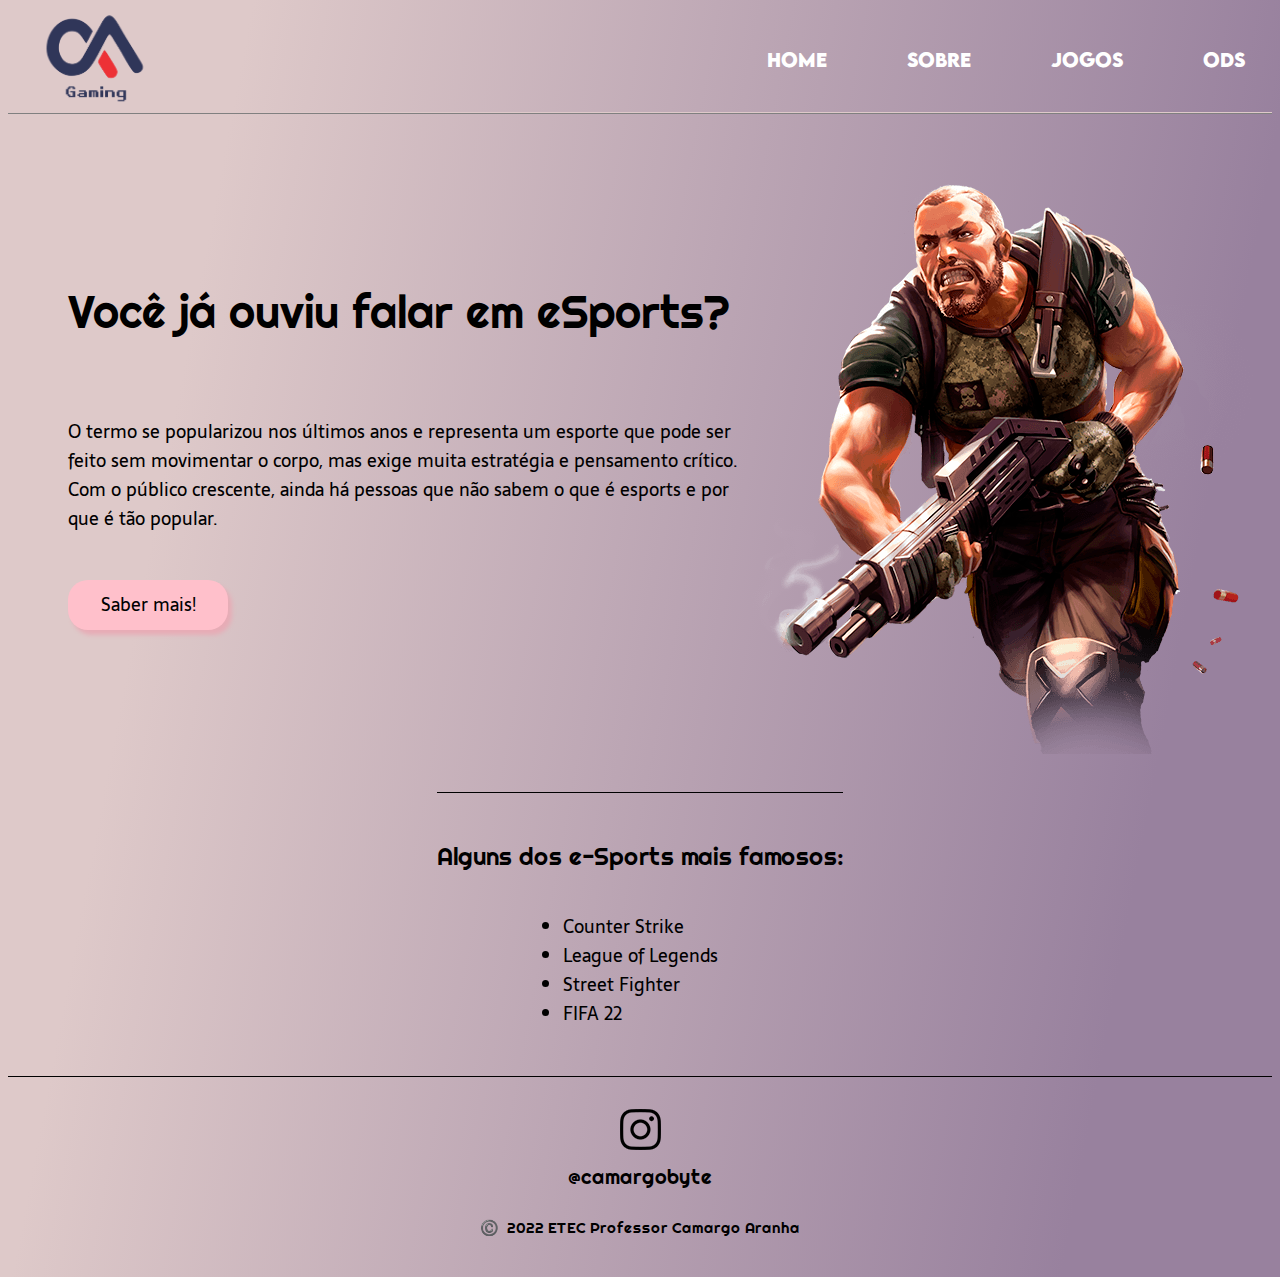
<file: index.html>
<!DOCTYPE html>
<html lang="pt-br">
  <head>
    <meta charset="UTF-8">
    <meta name="viewport" content="width=device-width, initial-scale=1.0">
    <meta name="description" content="Site para matérias de DD e PW I">
    <title>Projeto Siles</title> 
    <link rel="shortcut icon" href="./favicongame.png">
    <link rel="stylesheet" href="./Estilo/style.css">
  </head>
  <body>
    <header id="header">
      <a href="./index.html">
        <img class="logoheader" src="Estilo/Imagens/LogoEtec.png">
      </a>
      <nav id="nav">
        <ul id="menu">
          <li>
            <a href="./index.html">Home</a>
          </li>
          <li>
            <a href="./page02/pagetwo.html">Sobre</a>
          </li>
          <li>
            <a href="./page03/pagethree.html">Jogos</a>
          </li>
          <li>
            <a href="./page04/pagefour.html">ODS</a>
          </li>
        </ul>
      </nav>
    </header>
    <main class="content">
      <section class="content-main">
        <div class="content-main-write">
          <h1 class="content-main-write-title">Você já ouviu falar em eSports?</h1>
          <h2 class="content-main-write-subtitle">O termo se popularizou nos últimos anos e representa um esporte que pode ser feito sem movimentar o corpo, mas exige muita estratégia e pensamento crítico. Com o público crescente, ainda há pessoas que não sabem o que é esports e por que é tão popular.</h2>
          <a href="../page02/pagetwo.html">
            <button class="content-main-write-button">Saber mais!</button>
          </a>
        </div>
        <div class="div2">
          <img
            class="content-image"
            src="./Estilo/Imagens/berserker.png"
            alt="Imagem Tela Principal">
        </div>
      </section>
      <section class="content-side">
        <h3 class="content-side-title">Alguns dos e-Sports mais famosos:</h3>
          <ul>
            <a href="https://www.instagram.com/eslcs/" target="_blank">
              <li class="content-side-item">Counter Strike</li>
            </a>
            <a href="https://www.instagram.com/leagueoflegends/" target="_blank">
              <li class="content-side-item">League of Legends</li>
            </a>
            <a href="https://www.instagram.com/streetfightergame/" target="_blank">
              <li class="content-side-item">Street Fighter</li>
            </a>
            <a href="https://www.instagram.com/easportsfifa/" target="_blank">
              <li class="content-side-item">FIFA 22</li>
            </a>
          </ul>
      </section>
    </main>
    <footer class="footer">
      <a href="https://www.instagram.com/camargobyte/" target="_blank">
        <img
          class="footer-img"     
          src="./Estilo/Imagens/instagram.png"
          alt="Insta">
      </a>
      <p>
        @camargobyte
      </p>
      <br>
      <p 
        class="p1"
        class="copyright">©️&nbsp;&nbsp;2022&nbsp;ETEC Professor Camargo Aranha
      </p>
    </footer>
  </body>
</html>
</file>
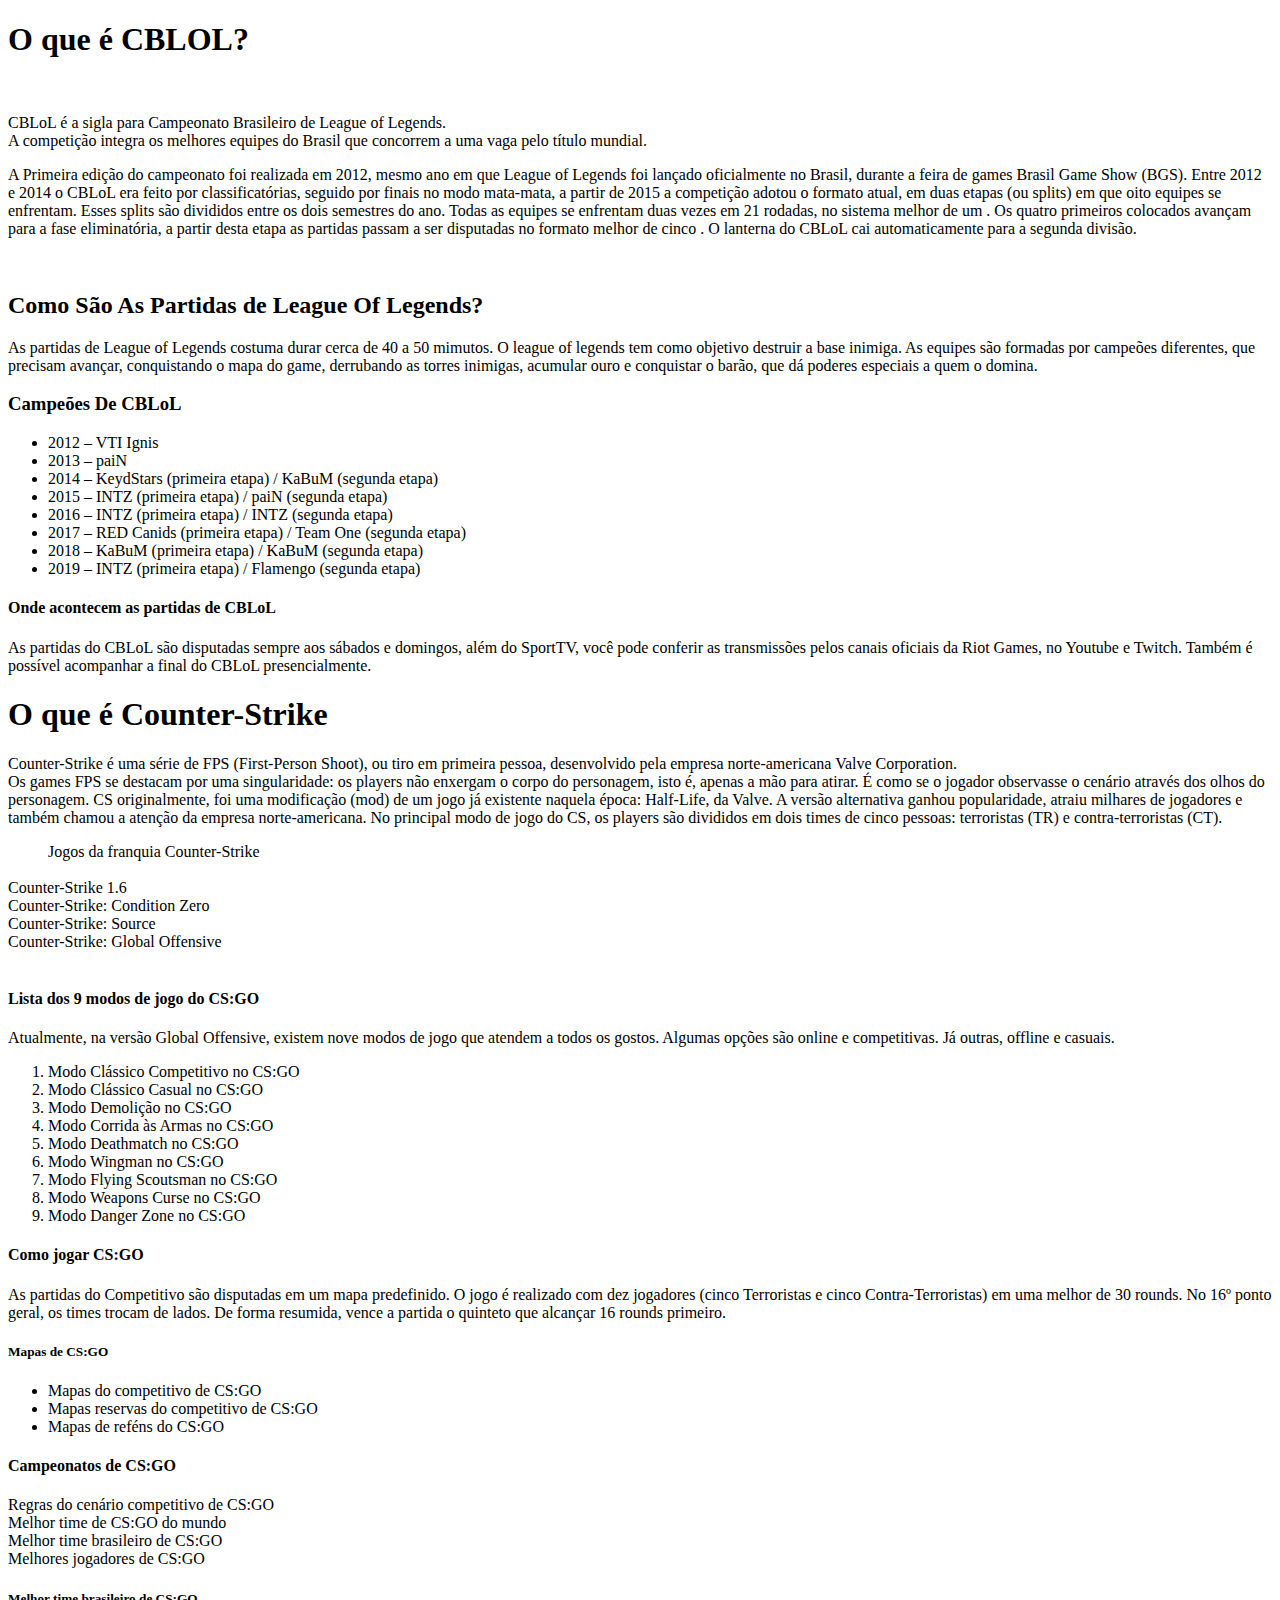
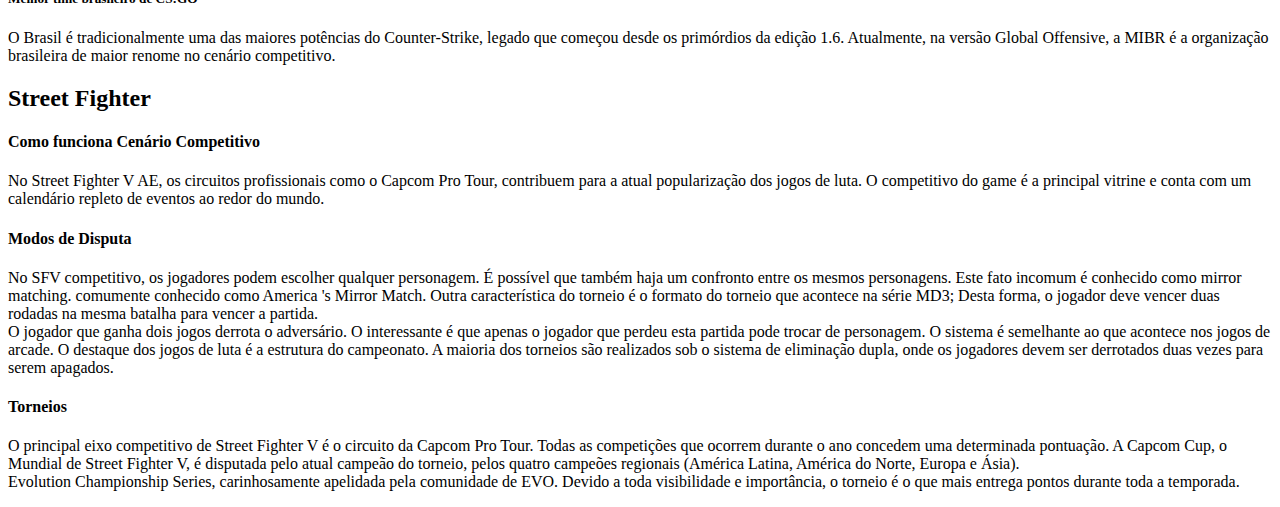
<file: projeto_siles.html>
<!DOCTYPE html>
<html lang="pt-br">
<head>
    <title>CBLoL</title>
</head>

<body> 
    <h1>O que é CBLOL?</h1> <br>
    <p> CBLoL é a sigla para Campeonato Brasileiro de League of Legends.<br> 
        A competição integra os melhores equipes do Brasil que concorrem a uma vaga pelo título mundial. <br></p>

    <p> A Primeira edição do campeonato foi realizada em 2012, mesmo ano em que League of Legends foi lançado oficialmente no Brasil, durante  a feira de games Brasil Game Show (BGS).
        Entre 2012 e 2014 o CBLoL era feito por classificatórias, seguido por finais no modo mata-mata, a partir de 2015 a competição adotou o formato atual, em duas etapas (ou splits) em que oito equipes se enfrentam. Esses splits são divididos entre os dois semestres do ano.
        Todas as equipes se enfrentam duas vezes em 21 rodadas, no sistema melhor de um . Os quatro primeiros colocados avançam para a fase eliminatória, a partir desta etapa as partidas passam a ser disputadas no formato melhor de cinco . O lanterna do CBLoL cai automaticamente para a segunda divisão. </p><br>

    <h2>Como São As Partidas de League Of Legends?</h2>
    <p>As partidas de League of Legends costuma durar cerca de 40 a 50 mimutos. O league of legends tem como objetivo destruir a base inimiga. As equipes são formadas por campeões diferentes, que precisam avançar, conquistando o mapa do game, derrubando as torres inimigas, acumular ouro e conquistar o barão, que dá poderes especiais a quem o domina.</p>

    <h3> Campeões De CBLoL</h3>

    <ul>
    <li> 2012 – VTI Ignis</li>
    <li> 2013 – paiN </li>
    <li> 2014 – KeydStars (primeira etapa) / KaBuM (segunda etapa) </li>
    <li> 2015 – INTZ (primeira etapa) / paiN (segunda etapa) </li>
    <li> 2016 – INTZ (primeira etapa) / INTZ (segunda etapa) </li>
    <li> 2017 – RED Canids (primeira etapa) / Team One (segunda etapa) </li>
    <li> 2018 – KaBuM (primeira etapa) / KaBuM (segunda etapa) </li>
    <li> 2019 – INTZ (primeira etapa) / Flamengo (segunda etapa) </li>
    </ul>

    <h4>Onde acontecem as partidas de CBLoL</h4>
    <p>As partidas do CBLoL são disputadas sempre aos sábados e domingos, além do SportTV, você pode conferir as transmissões pelos canais oficiais da Riot Games, no Youtube e Twitch. Também é possível acompanhar a final do CBLoL presencialmente.</p>

    <div>
        <h1> O que é Counter-Strike </h1>
        <p>Counter-Strike é uma série de FPS (First-Person Shoot), ou tiro em primeira pessoa, desenvolvido pela empresa norte-americana Valve Corporation.<br> 
            Os games FPS se destacam por uma singularidade: os players não enxergam o corpo do personagem, isto é, apenas a mão para atirar. 
            É como se o jogador observasse o cenário através dos olhos do personagem. CS originalmente, foi uma modificação (mod) de um jogo já existente naquela época: Half-Life, da Valve. 
            A versão alternativa ganhou popularidade, atraiu milhares de jogadores e também chamou a atenção da empresa norte-americana. 
            No principal modo de jogo do CS, os players são divididos em dois times de cinco pessoas: terroristas (TR) e contra-terroristas (CT). 
        </p>

        <dl>

            <dd>Jogos da franquia Counter-Strike </dd><br>
            <dt>Counter-Strike 1.6 </dt>
            <dt>Counter-Strike: Condition Zero</dt>
            <dt>Counter-Strike: Source </dt>
            <dt>Counter-Strike: Global Offensive </dt><br>
        </dl>

        <h4>Lista dos 9 modos de jogo do CS:GO </h4>
            
        <p>Atualmente, na versão Global Offensive, existem nove modos de jogo que atendem a todos os gostos. 
            Algumas opções são online e competitivas. Já outras, offline e casuais. 
        </p>


        <ol>
            <li>Modo Clássico Competitivo no CS:GO </li>
            <li>Modo Clássico Casual no CS:GO </li>
            <li>Modo Demolição no CS:GO </li>
            <li>Modo Corrida às Armas no CS:GO </li>
            <li>Modo Deathmatch no CS:GO</li>
            <li>Modo Wingman no CS:GO </li>
            <li>Modo Flying Scoutsman no CS:GO </li>
            <li> Modo Weapons Curse no CS:GO </li>
            <li>Modo Danger Zone no CS:GO </li>

        </ol>

        <h4> Como jogar CS:GO </h4>

        <p>As partidas do Competitivo são disputadas em um mapa predefinido. O jogo é realizado com dez jogadores (cinco Terroristas e cinco Contra-Terroristas) em uma melhor de 30 rounds. 
            No 16º ponto geral, os times trocam de lados.
            De forma resumida, vence a partida o quinteto que alcançar 16 rounds primeiro.
        </p>
    
        <h5>Mapas de CS:GO </h5>

        <ul>
            <li>Mapas do competitivo de CS:GO</li>
            <li>Mapas reservas do competitivo de CS:GO</li>
            <li>Mapas de reféns do CS:GO</li>
        </ul>

        <h4>Campeonatos de CS:GO </h4>

        <dl>
            <dt>Regras do cenário competitivo de CS:GO </dt>
            <dt>Melhor time de CS:GO do mundo </dt>
            <dt>Melhor time brasileiro de CS:GO </dt>
            <dt>Melhores jogadores de CS:GO </dt>
        </dl>

        <H5>Melhor time brasileiro de CS:GO</H5>

        <p>O Brasil é tradicionalmente uma das maiores potências do Counter-Strike, legado que começou desde os primórdios da edição 1.6.
            Atualmente, na versão Global Offensive, a MIBR é a organização brasileira de maior renome no cenário competitivo.
        </p>

        <h2>Street Fighter</h2>
        <H4>Como funciona Cenário Competitivo</H4>
        <p>No Street Fighter V AE, os circuitos profissionais como o Capcom Pro Tour, contribuem para a atual popularização dos jogos de luta.
            O competitivo do game é a principal vitrine e conta com um calendário repleto de eventos ao redor do mundo.
        </p>

        <h4>Modos de Disputa</h4>
        <p>No SFV competitivo, os jogadores podem escolher qualquer personagem. É possível que também haja um confronto entre os mesmos personagens. Este fato incomum é conhecido como mirror matching. comumente conhecido como America 's Mirror Match.
            Outra característica do torneio é o formato do torneio que acontece na série MD3; Desta forma, o jogador deve vencer duas rodadas na mesma batalha para vencer a partida.<br> O jogador que ganha dois jogos derrota o adversário. O interessante é que apenas o jogador que perdeu esta partida pode trocar de personagem. O sistema é semelhante ao que acontece nos jogos de arcade.
            O destaque dos jogos de luta é a estrutura do campeonato. A maioria dos torneios são realizados sob o sistema de eliminação dupla, onde os jogadores devem ser derrotados duas vezes para serem apagados.
        </p>

        <h4> Torneios</h4>
        <p>O principal eixo competitivo de Street Fighter V é o circuito da Capcom Pro Tour. Todas as competições que ocorrem durante o ano concedem uma determinada pontuação. 
            A Capcom Cup, o Mundial de Street Fighter V, é disputada pelo atual campeão do torneio, pelos quatro campeões regionais (América Latina, América do Norte, Europa e Ásia).<br>
            Evolution Championship Series, carinhosamente apelidada pela comunidade de EVO. Devido a toda visibilidade e importância, o torneio é o que mais entrega pontos durante toda a temporada.
        </p>
                
        


    </div>
</body>


</html>
</file>
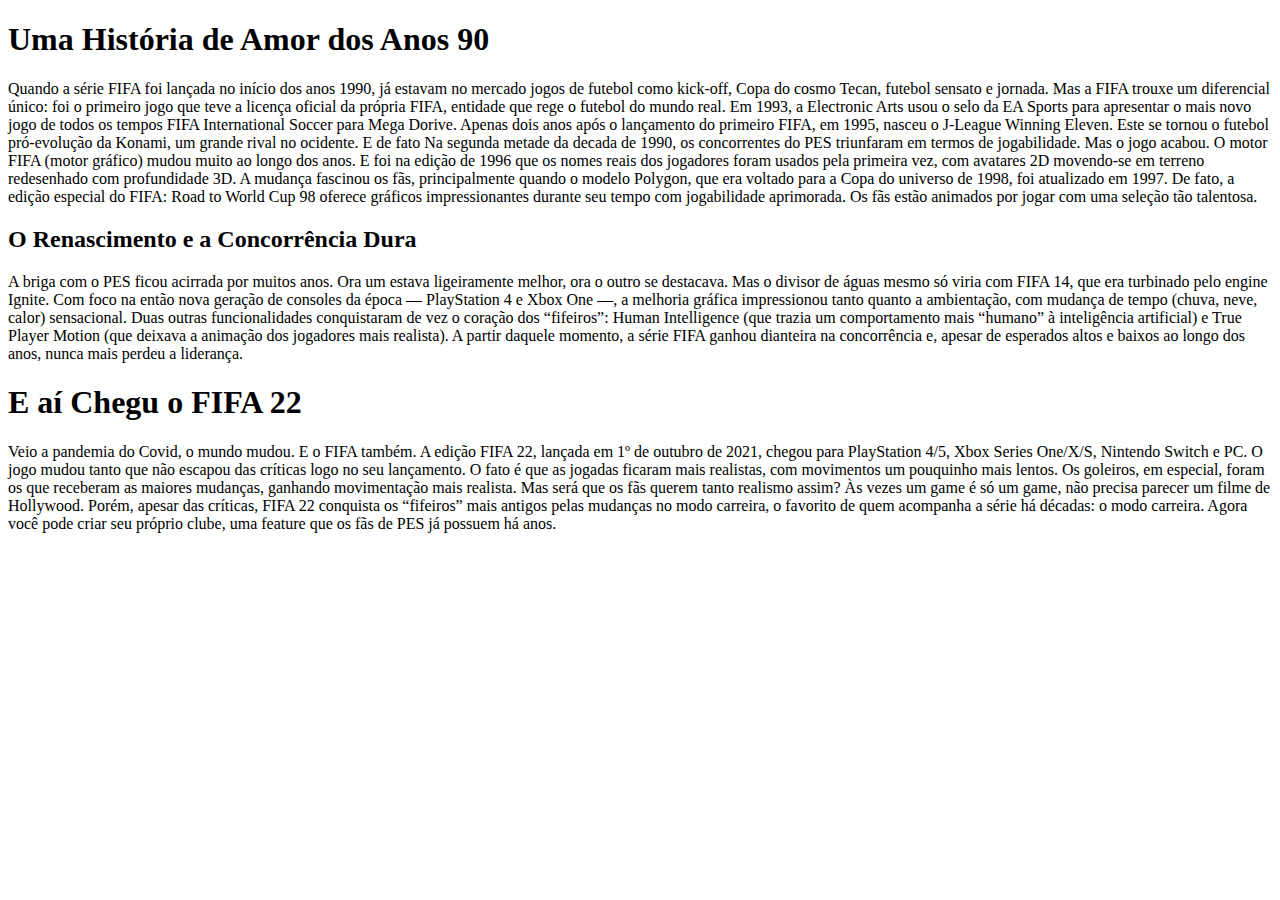
<file: eSports/fifa.html>
<!DOCTYPE html>
<html lang="en">
<head>
    <meta charset="UTF-8">
    <meta http-equiv="X-UA-Compatible" content="IE=edge">
    <meta name="viewport" content="width=device-width, initial-scale=1.0">
    <title>FIFA</title>
</head>
<body>
    <h1>Uma História de Amor dos Anos 90</h1>
    <p>Quando a série FIFA foi lançada no início dos anos 1990, já estavam no mercado jogos de futebol como kick-off, Copa do cosmo Tecan, futebol sensato e jornada. Mas a FIFA trouxe um diferencial único: foi o primeiro jogo que teve a licença oficial da própria FIFA, entidade que rege o futebol do mundo real.

        Em 1993, a Electronic Arts usou o selo da EA Sports para apresentar o mais novo jogo de todos os tempos FIFA International Soccer para Mega Dorive. Apenas dois anos após o lançamento do primeiro FIFA, em 1995, nasceu o J-League Winning Eleven. Este se tornou o futebol pró-evolução da Konami, um grande rival no ocidente. E de fato Na segunda metade da decada de 1990, os concorrentes do PES triunfaram em termos de jogabilidade. Mas o jogo acabou.
        
        O motor FIFA (motor gráfico) mudou muito ao longo dos anos. E foi na edição de 1996 que os nomes reais dos jogadores foram usados ​​pela primeira vez, com avatares 2D movendo-se em terreno redesenhado com profundidade 3D. A mudança fascinou os fãs, principalmente quando o modelo Polygon, que era voltado para a Copa do universo de 1998, foi atualizado em 1997.
        
        De fato, a edição especial do FIFA: Road to World Cup 98 oferece gráficos impressionantes durante seu tempo com jogabilidade aprimorada. Os fãs estão animados por jogar com uma seleção tão talentosa.</p>

    <h2>O Renascimento e a Concorrência Dura</h2>
    <p>A briga com o PES ficou acirrada por muitos anos. Ora um estava ligeiramente melhor, ora o outro se destacava. Mas o divisor de águas mesmo só viria com FIFA 14, que era turbinado pelo engine Ignite. Com foco na então nova geração de consoles da época ― PlayStation 4 e Xbox One ―, a melhoria gráfica impressionou tanto quanto a ambientação, com mudança de tempo (chuva, neve, calor) sensacional.

        Duas outras funcionalidades conquistaram de vez o coração dos “fifeiros”: Human Intelligence (que trazia um comportamento mais “humano” à inteligência artificial) e True Player Motion (que deixava a animação dos jogadores mais realista). A partir daquele momento, a série FIFA ganhou dianteira na concorrência e, apesar de esperados altos e baixos ao longo dos anos, nunca mais perdeu a liderança.</p>

    <h1>E aí Chegu o FIFA 22</h1>
    <p>Veio a pandemia do Covid, o mundo mudou. E o FIFA também. A edição FIFA 22, lançada em 1º de outubro de 2021, chegou para PlayStation 4/5, Xbox Series One/X/S, Nintendo Switch e PC. O jogo mudou tanto que não escapou das críticas logo no seu lançamento.

        O fato é que as jogadas ficaram mais realistas, com movimentos um pouquinho mais lentos. Os goleiros, em especial, foram os que receberam as maiores mudanças, ganhando movimentação mais realista. Mas será que os fãs querem tanto realismo assim? Às vezes um game é só um game, não precisa parecer um filme de Hollywood. 
        
        Porém, apesar das críticas, FIFA 22 conquista os “fifeiros” mais antigos pelas mudanças no modo carreira, o favorito de quem acompanha a série há décadas: o modo carreira. Agora você pode criar seu próprio clube, uma feature que os fãs de PES já possuem há anos.</p>
</body>
</html>
</file>
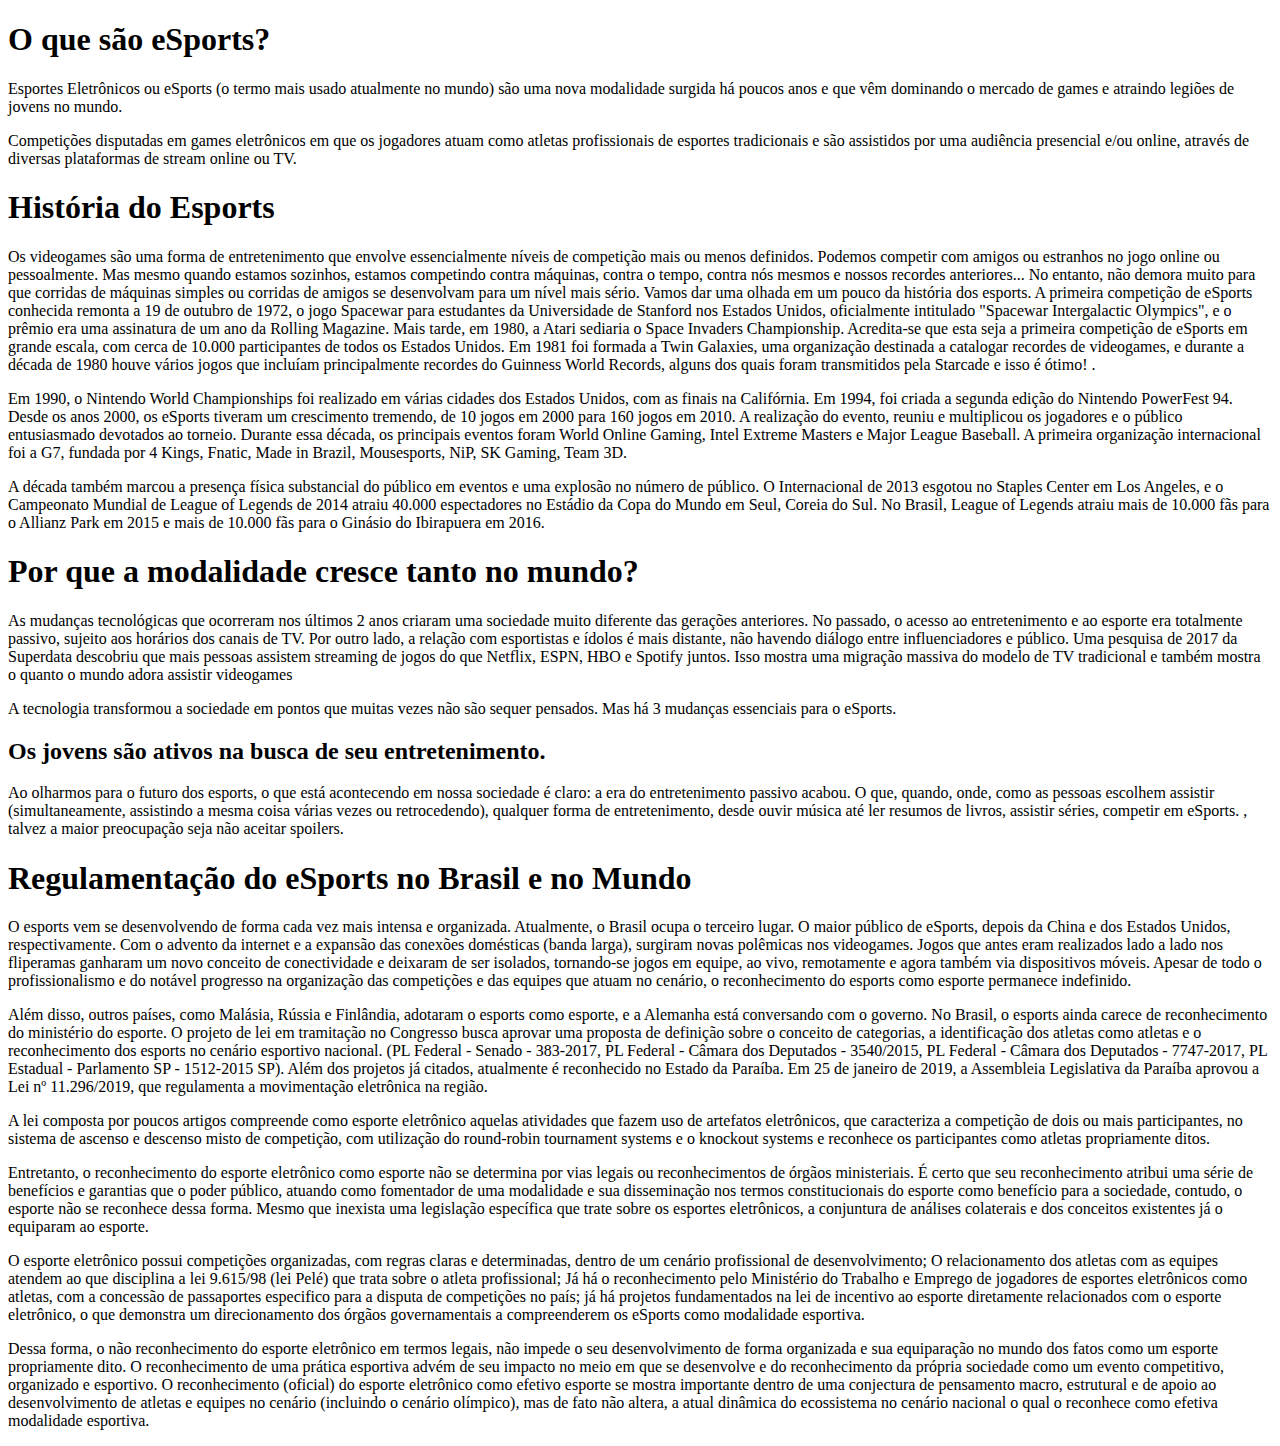
<file: eSports/sobre.html>
<!DOCTYPE html>
<html>
<head>

	<link
		rel="stylesheet"
		href="./estilo/style.css">
		
		<title>Projeto Siles</title>

</head>
<body>
	

<h1>O que são eSports?</h1>
	<p>Esportes Eletrônicos ou eSports (o termo mais usado atualmente no mundo)
são uma nova modalidade surgida há poucos anos e que vêm dominando o mercado de games e atraindo legiões de jovens no mundo.</p>

	<p>Competições disputadas em games eletrônicos em que os jogadores atuam como atletas profissionais de esportes tradicionais 
e são assistidos por uma audiência presencial e/ou online, através de diversas plataformas de stream online ou TV.</p>


<h1>História do Esports</h1>
	<p>Os videogames são uma forma de entretenimento que envolve essencialmente níveis de competição mais ou menos definidos. Podemos competir com amigos ou estranhos no jogo online ou pessoalmente. Mas mesmo quando estamos sozinhos, estamos competindo contra máquinas, contra o tempo, contra nós mesmos e nossos recordes anteriores... No entanto, não demora muito para que corridas de máquinas simples ou corridas de amigos se desenvolvam para um nível mais sério. Vamos dar uma olhada em um pouco da história dos esports.
A primeira competição de eSports conhecida remonta a 19 de outubro de 1972, o jogo Spacewar para estudantes da Universidade de Stanford nos Estados Unidos, oficialmente intitulado "Spacewar Intergalactic Olympics", e o prêmio era uma assinatura de um ano da Rolling Magazine. Mais tarde, em 1980, a Atari sediaria o Space Invaders Championship. Acredita-se que esta seja a primeira competição de eSports em grande escala, com cerca de 10.000 participantes de todos os Estados Unidos. Em 1981 foi formada a Twin Galaxies, uma organização destinada a catalogar recordes de videogames, e durante a década de 1980 houve vários jogos que incluíam principalmente recordes do Guinness World Records, alguns dos quais foram transmitidos pela Starcade e isso é ótimo! .
	<p>Em 1990, o Nintendo World Championships foi realizado em várias cidades dos Estados Unidos, com as finais na Califórnia. Em 1994, foi criada a segunda edição do Nintendo PowerFest 94. Desde os anos 2000, os eSports tiveram um crescimento tremendo, de 10 jogos em 2000 para 160 jogos em 2010. A realização do evento, reuniu e multiplicou os jogadores e o público entusiasmado devotados ao torneio. Durante essa década, os principais eventos foram World Online Gaming, Intel Extreme Masters e Major League Baseball. A primeira organização internacional foi a G7, fundada por 4 Kings, Fnatic, Made in Brazil, Mousesports, NiP, SK Gaming, Team 3D.
	<p Coréia, foram criados dois canais de videogame, Ongamenet e MBCGame, e começaram a transmitir os campeonatos de StarCraft e Warcraft III, além de alguns outros canais do jogo mundial, como GIGA TV na Alemanha e XLEAGUE.TV Kingdom. Kingdom nos Estados Unidos Estados Unidos, e o primeiro jogo da França. Nos EUA, a ESPN tem um programa chamado Madden Nation, que transmite jogos da Madden NFL, além do game show do campeonato na G4TV. A partir da década de 2010, a popularidade do streaming permitiu que os esports crescessem rapidamente, sendo a principal fonte o Twitch, um site de transmissão de videogame lançado em 2011, sendo League of Legends e DOTA as competições mais assistidas. Em 2013, o site foi visto 4,5 milhões de vezes durante o DOTA 2 International.</p>
	<p>A década também marcou a presença física substancial do público em eventos e uma explosão no número de público. O Internacional de 2013 esgotou no Staples Center em Los Angeles, e o Campeonato Mundial de League of Legends de 2014 atraiu 40.000 espectadores no Estádio da Copa do Mundo em Seul, Coreia do Sul. No Brasil, League of Legends atraiu mais de 10.000 fãs para o Allianz Park em 2015 e mais de 10.000 fãs para o Ginásio do Ibirapuera em 2016.</p>

<h1> Por que a modalidade cresce tanto no mundo?</h1>
	<p> As mudanças tecnológicas que ocorreram nos últimos 2 anos criaram uma sociedade muito diferente das gerações anteriores. No passado, o acesso ao entretenimento e ao esporte era totalmente passivo, sujeito aos horários dos canais de TV. Por outro lado, a relação com esportistas e ídolos é mais distante, não havendo diálogo entre influenciadores e público. Uma pesquisa de 2017 da Superdata descobriu que mais pessoas assistem streaming de jogos do que Netflix, ESPN, HBO e Spotify juntos. Isso mostra uma migração massiva do modelo de TV tradicional e também mostra o quanto o mundo adora assistir videogames

	<p> A tecnologia transformou a sociedade em pontos que muitas vezes não são sequer pensados. Mas há 3 mudanças essenciais para o eSports.</p>

<h2> Os jovens são ativos na busca de seu entretenimento.</h2>

	<p>Ao olharmos para o futuro dos esports, o que está acontecendo em nossa sociedade é claro: a era do entretenimento passivo acabou. O que, quando, onde, como as pessoas escolhem assistir (simultaneamente, assistindo a mesma coisa várias vezes ou retrocedendo), qualquer forma de entretenimento, desde ouvir música até ler resumos de livros, assistir séries, competir em eSports. , talvez a maior preocupação seja não aceitar spoilers.</p>

<h1> Regulamentação do eSports no Brasil e no Mundo</h2>
	<p> O esports vem se desenvolvendo de forma cada vez mais intensa e organizada. Atualmente, o Brasil ocupa o terceiro lugar. O maior público de eSports, depois da China e dos Estados Unidos, respectivamente. Com o advento da internet e a expansão das conexões domésticas (banda larga), surgiram novas polêmicas nos videogames. Jogos que antes eram realizados lado a lado nos fliperamas ganharam um novo conceito de conectividade e deixaram de ser isolados, tornando-se jogos em equipe, ao vivo, remotamente e agora também via dispositivos móveis. Apesar de todo o profissionalismo e do notável progresso na organização das competições e das equipes que atuam no cenário, o reconhecimento do esports como esporte permanece indefinido.
	<p> Além disso, outros países, como Malásia, Rússia e Finlândia, adotaram o esports como esporte, e a Alemanha está conversando com o governo. No Brasil, o esports ainda carece de reconhecimento do ministério do esporte. O projeto de lei em tramitação no Congresso busca aprovar uma proposta de definição sobre o conceito de categorias, a identificação dos atletas como atletas e o reconhecimento dos esports no cenário esportivo nacional. (PL Federal - Senado - 383-2017, PL Federal - Câmara dos Deputados - 3540/2015, PL Federal - Câmara dos Deputados - 7747-2017, PL Estadual - Parlamento SP - 1512-2015 SP). Além dos projetos já citados, atualmente é reconhecido no Estado da Paraíba. Em 25 de janeiro de 2019, a Assembleia Legislativa da Paraíba aprovou a Lei nº 11.296/2019, que regulamenta a movimentação eletrônica na região.
	<p> A lei composta por poucos artigos compreende como esporte eletrônico aquelas atividades que fazem uso de artefatos eletrônicos, que caracteriza a competição de dois ou mais participantes, no sistema de ascenso e descenso misto de competição, com utilização do round-robin tournament systems e o knockout systems e reconhece os participantes como atletas propriamente ditos.
	<p> Entretanto, o reconhecimento do esporte eletrônico como esporte não se determina por vias legais ou reconhecimentos de órgãos ministeriais. É certo que seu reconhecimento atribui uma série de benefícios e garantias que o poder público, atuando como fomentador de uma modalidade e sua disseminação nos termos constitucionais do esporte como benefício para a sociedade, contudo, o esporte não se reconhece dessa forma. 
Mesmo que inexista uma legislação específica que trate sobre os esportes eletrônicos, a conjuntura de análises colaterais e dos conceitos existentes já o equiparam ao esporte.
	<p>O esporte eletrônico possui competições organizadas, com regras claras e determinadas, dentro de um cenário profissional de desenvolvimento; O relacionamento dos atletas com as equipes atendem ao que disciplina a lei 9.615/98 (lei Pelé) que trata sobre o atleta profissional; Já há o reconhecimento pelo Ministério do Trabalho e Emprego de jogadores de esportes eletrônicos como atletas, com a concessão de passaportes especifico para a disputa de competições no país; já há projetos fundamentados na lei de incentivo ao esporte diretamente relacionados com o esporte eletrônico, o que demonstra um direcionamento dos órgãos governamentais a compreenderem os eSports como modalidade esportiva.
	<p>Dessa forma, o não reconhecimento do esporte eletrônico em termos legais, não impede o seu desenvolvimento de forma organizada e sua equiparação no mundo dos fatos como um esporte propriamente dito. O reconhecimento de uma prática esportiva advém de seu impacto no meio em que se desenvolve e do reconhecimento da própria sociedade como um evento competitivo, organizado e esportivo.

O reconhecimento (oficial) do esporte eletrônico como efetivo esporte se mostra importante dentro de uma conjectura de pensamento macro, estrutural e de apoio ao desenvolvimento de atletas e equipes no cenário (incluindo o cenário olímpico), mas de fato não altera, a atual dinâmica do ecossistema no cenário nacional o qual o reconhece como efetiva modalidade esportiva. </p>


</body>
</html>
</file>
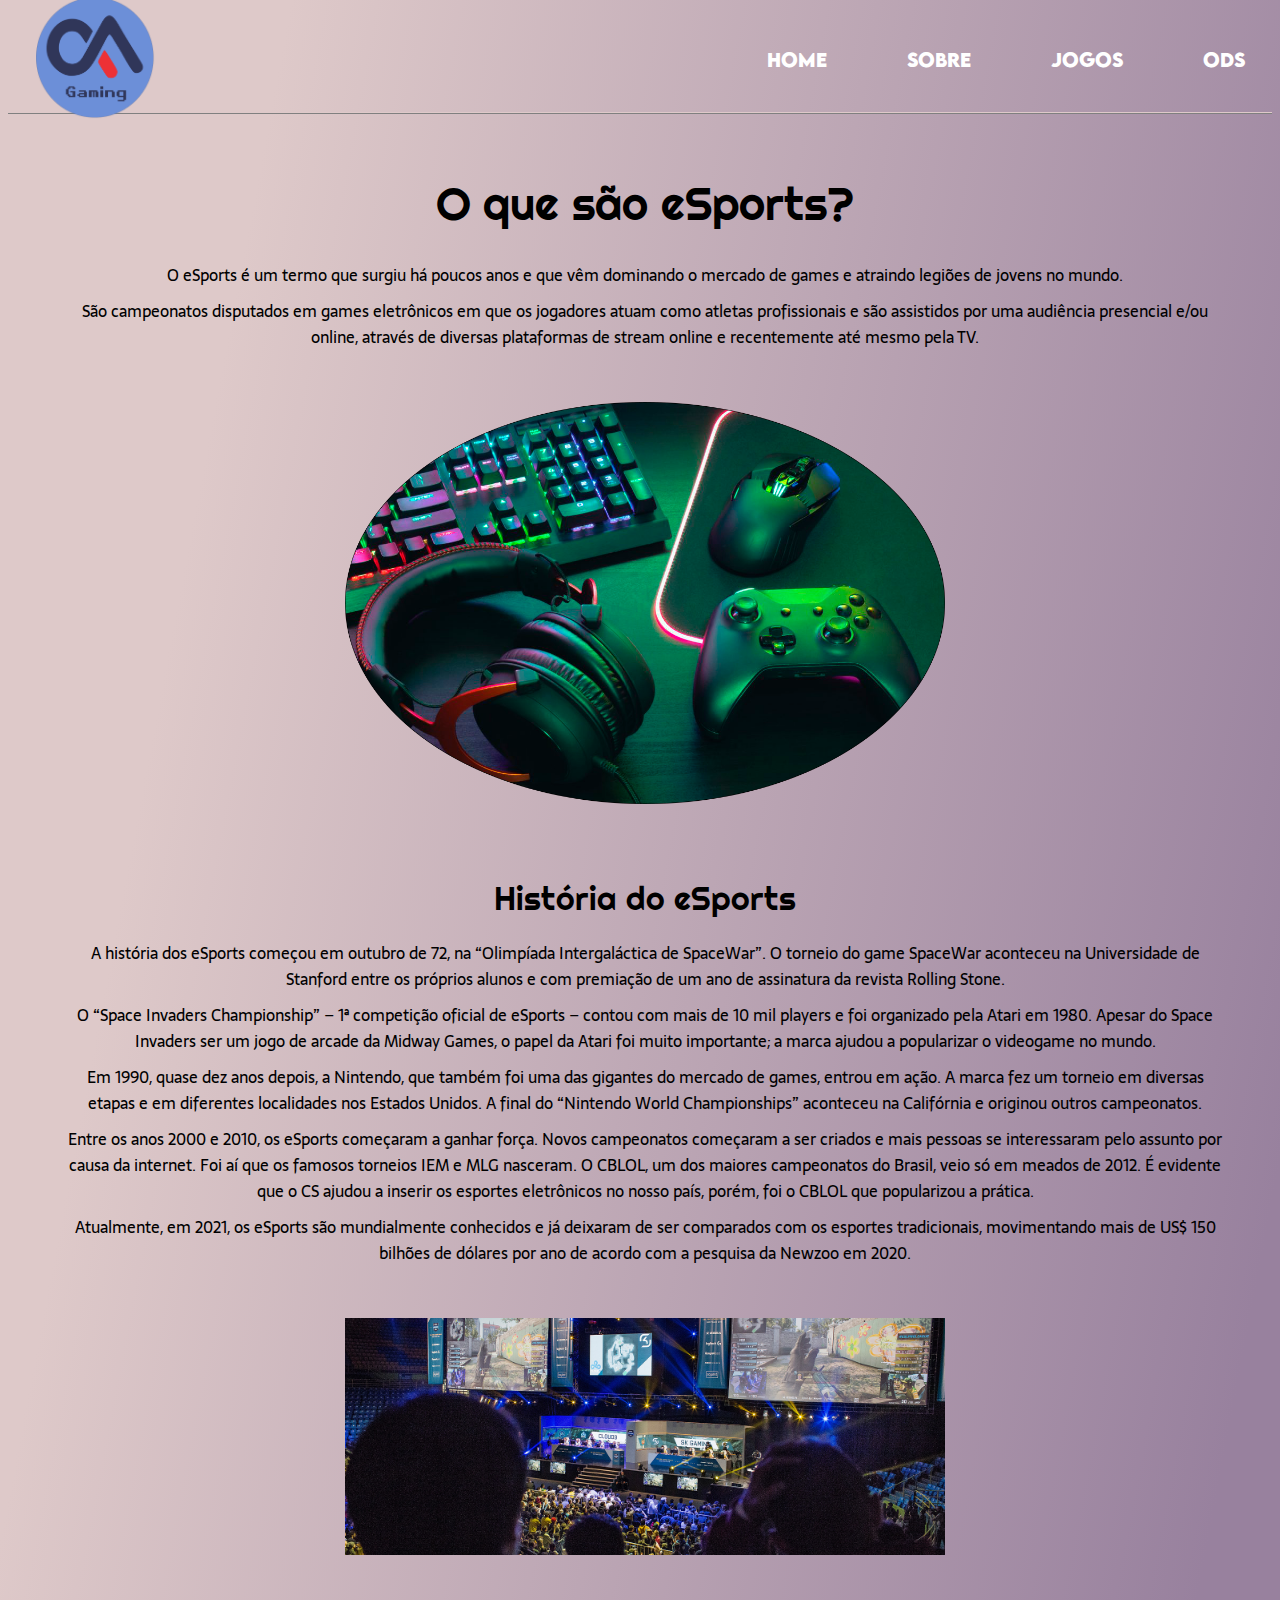
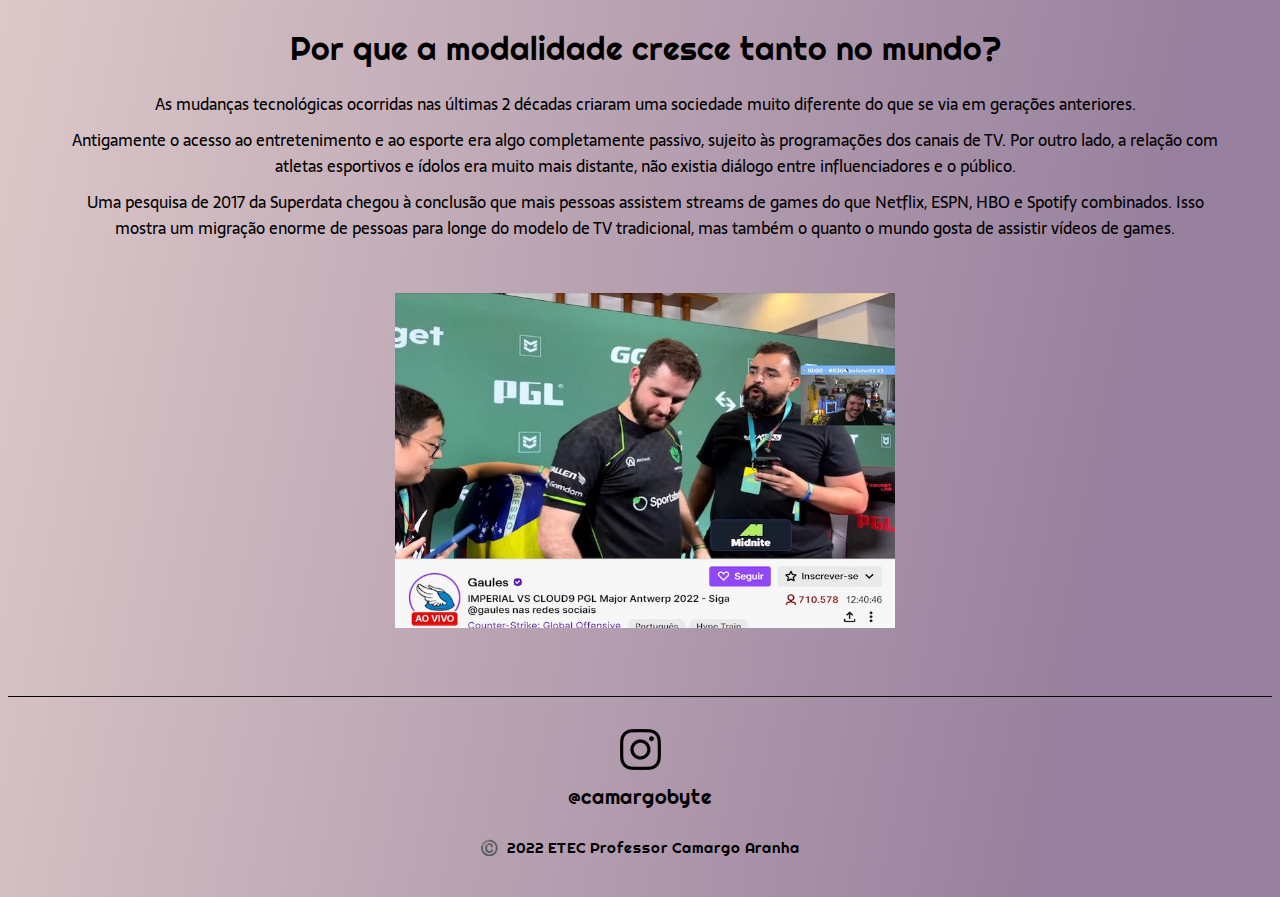
<file: page02/pagetwo.html>
<!DOCTYPE html>
<html lang="pt-br">
  <head>
    <meta charset="UTF-8">
    <meta name="viewport" content="width=device-width, initial-scale=1.0">
    <meta name="description" content="Site para matérias de DD e PW I">
    <title>Projeto Siles - Sobre</title> 
    <link rel="shortcut icon" href="./favicongame.png">
    <link rel="stylesheet" href="./Estilo/styletwo.css">
  </head>
  <body>
    <header id="header">
      <a href="../index.html">
        <img class="logoheader" src="Estilo/Imagens/LogoEtec.png">
      </a>
      <nav id="nav">
        <ul id="menu">
          <li>
            <a href="../index.html">Home</a>
          </li>
          <li>
            <a href="./pagetwo.html">Sobre</a>
          </li>
          <li>
            <a href="../page03/pagethree.html">Jogos</a>
          </li>
          <li>
            <a href="../page04/pagefour.html">ODS</a>
          </li>
        </ul>
      </nav>
    </header>
    <main class="content">
      <section class="content-main">
        <div class="content-main-write">
          <div>
            <h1 class="content-main-write-title">O que são eSports?</h1>
            <p class="content-p">O eSports é um termo que surgiu há poucos anos e que vêm dominando o mercado de games e atraindo legiões de jovens no mundo.</p>
            <p class="content-p">São campeonatos disputados em games eletrônicos em que os jogadores atuam como atletas profissionais e são assistidos por uma audiência presencial e/ou online, através de diversas plataformas de stream online e recentemente até mesmo pela TV.</p>
          </div>
          <div>
            <img 
              class="content-img2"
              src="./Estilo/Imagens/Gaming.png" 
              alt="Gaming">
          </div>
          <div>
            <h1 class="content-main-write-subtitle">História do eSports</h1>
            <p class="content-p">A história dos eSports começou em outubro de 72, na “Olimpíada Intergaláctica de SpaceWar”. O torneio do game SpaceWar aconteceu na Universidade de Stanford entre os próprios alunos e com premiação de um ano de assinatura da revista Rolling Stone.</p>
            <p class="content-p">O “Space Invaders Championship” – 1ª competição oficial de eSports – contou com mais de 10 mil players e foi organizado pela Atari em 1980. Apesar do Space Invaders ser um jogo de arcade da Midway Games, o papel da Atari foi muito importante; a marca ajudou a popularizar o videogame no mundo.</p>
            <p class="content-p">Em 1990, quase dez anos depois, a Nintendo, que também foi uma das gigantes do mercado de games, entrou em ação. A marca fez um torneio em diversas etapas e em diferentes localidades nos Estados Unidos. A final do “Nintendo World Championships” aconteceu na Califórnia e originou outros campeonatos.</p>
            <p class="content-p">Entre os anos 2000 e 2010, os eSports começaram a ganhar força. Novos campeonatos começaram a ser criados e mais pessoas se interessaram pelo assunto por causa da internet. Foi aí que os famosos torneios IEM e MLG nasceram. O CBLOL, um dos maiores campeonatos do Brasil, veio só em meados de 2012. É evidente que o CS ajudou a inserir os esportes eletrônicos no nosso país, porém, foi o CBLOL que popularizou a prática.</p>
            <p class="content-p">Atualmente, em 2021, os eSports são mundialmente conhecidos e já deixaram de ser comparados com os esportes tradicionais, movimentando mais de US$ 150 bilhões de dólares por ano de acordo com a pesquisa da Newzoo em 2020.</p>
          </div>
          <div>
            <img
              class="content-img2"
              src="./Estilo/Imagens/Gaming2.jpeg">
          </div>
          <div>
            <h1 class="content-main-write-subtitle">Por que a modalidade cresce tanto no mundo?</h1>
            <p class="content-p">As mudanças tecnológicas ocorridas nas últimas 2 décadas criaram uma sociedade muito diferente do que se via em gerações anteriores.</p>
            <p class="content-p">Antigamente o acesso ao entretenimento e ao esporte era algo completamente passivo, sujeito às programações dos canais de TV. Por outro lado, a relação com atletas esportivos e ídolos era muito mais distante, não existia diálogo entre influenciadores e o público.</p>
            <p class="content-p">Uma pesquisa de 2017 da Superdata chegou à conclusão que mais pessoas assistem streams de games do que Netflix, ESPN, HBO e Spotify combinados. Isso mostra um migração enorme de pessoas para longe do modelo de TV tradicional, mas também o quanto o mundo gosta de assistir vídeos de games.</p>
          </div>
          <div>
            <img
              class="content-img3"
              src="./Estilo/Imagens/Gaming3.jpg">
          </div>    
        </div>
      </section>
    </main>
    <footer class="footer">
      <a href="https://www.instagram.com/camargobyte/" target="_blank">
        <img
          class="footer-img"     
          src="./Estilo/Imagens/instagram.png"
          alt="Insta">
      </a>
      <p>
        @camargobyte
      </p>
      <br>
      <p 
        class="p1"
        class="copyright">©️&nbsp;&nbsp;2022&nbsp;ETEC Professor Camargo Aranha
      </p>
    </footer>
  </body>
</html>
</file>
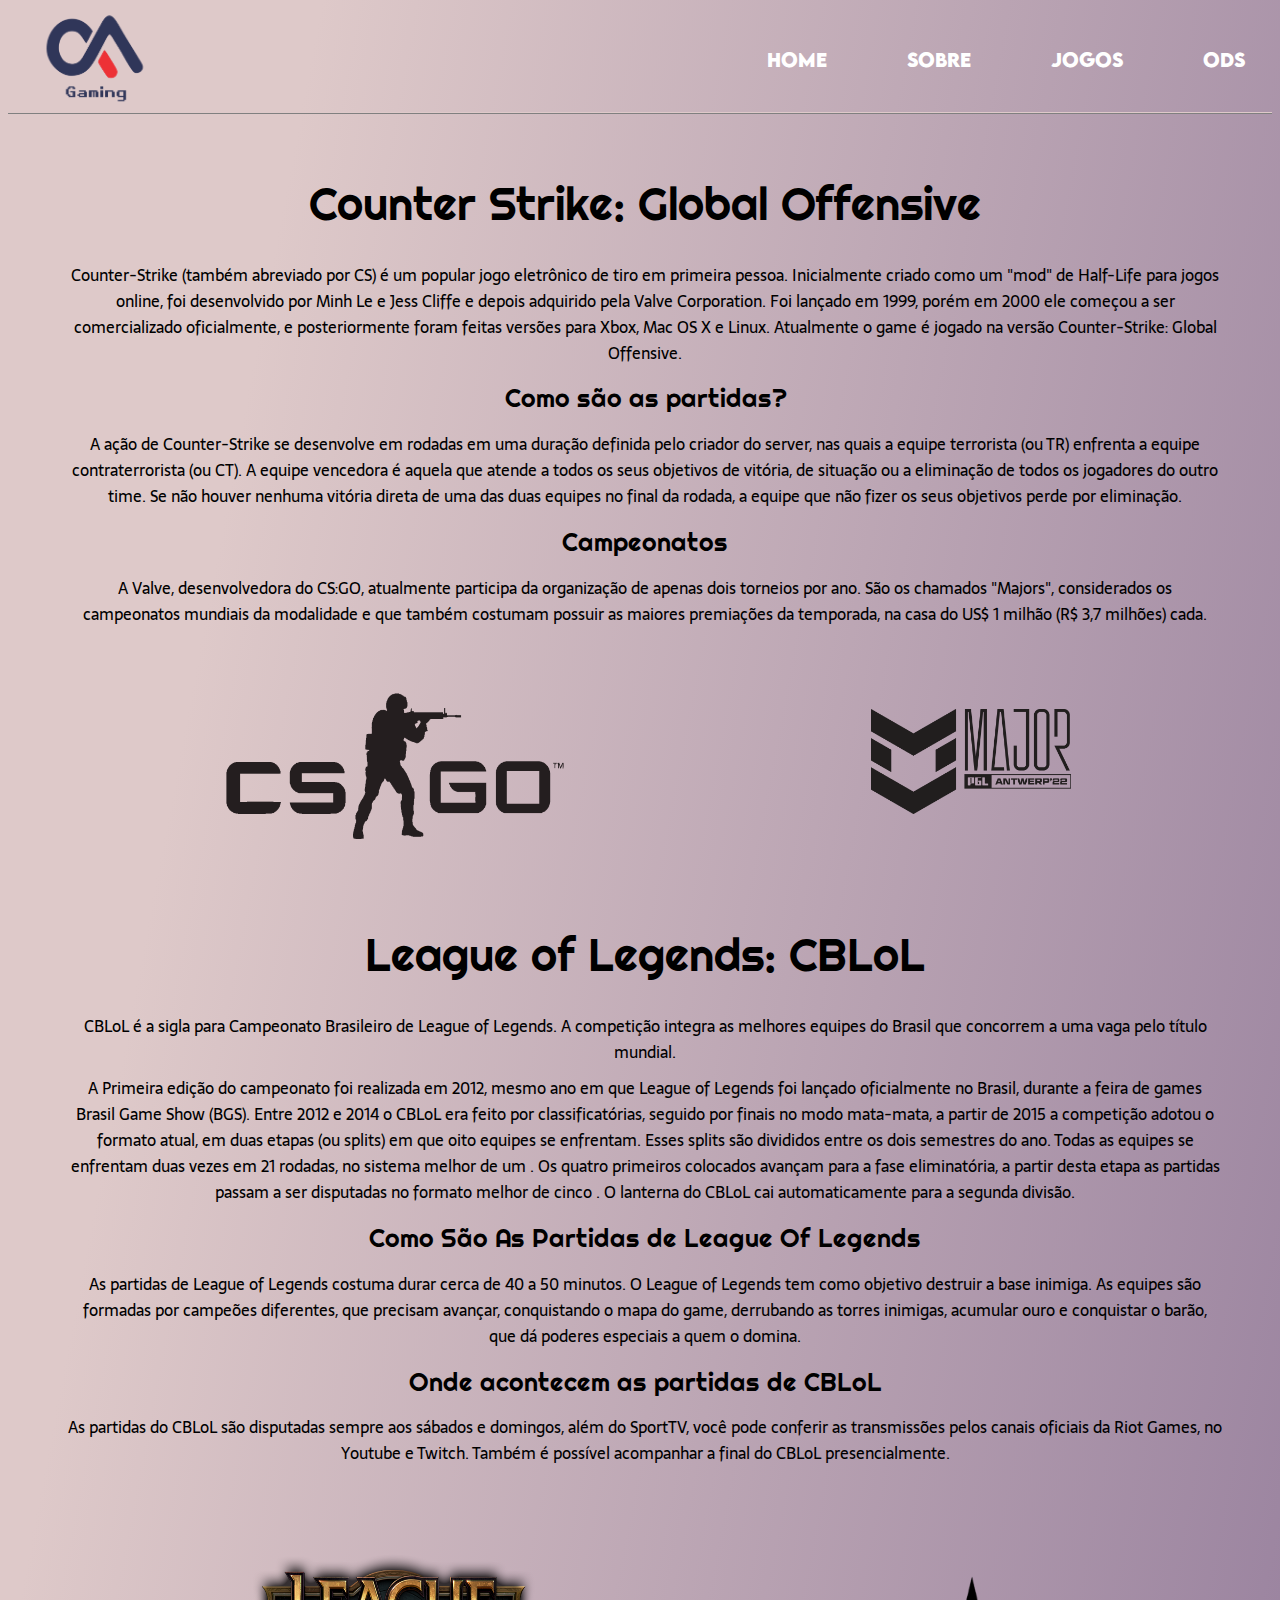
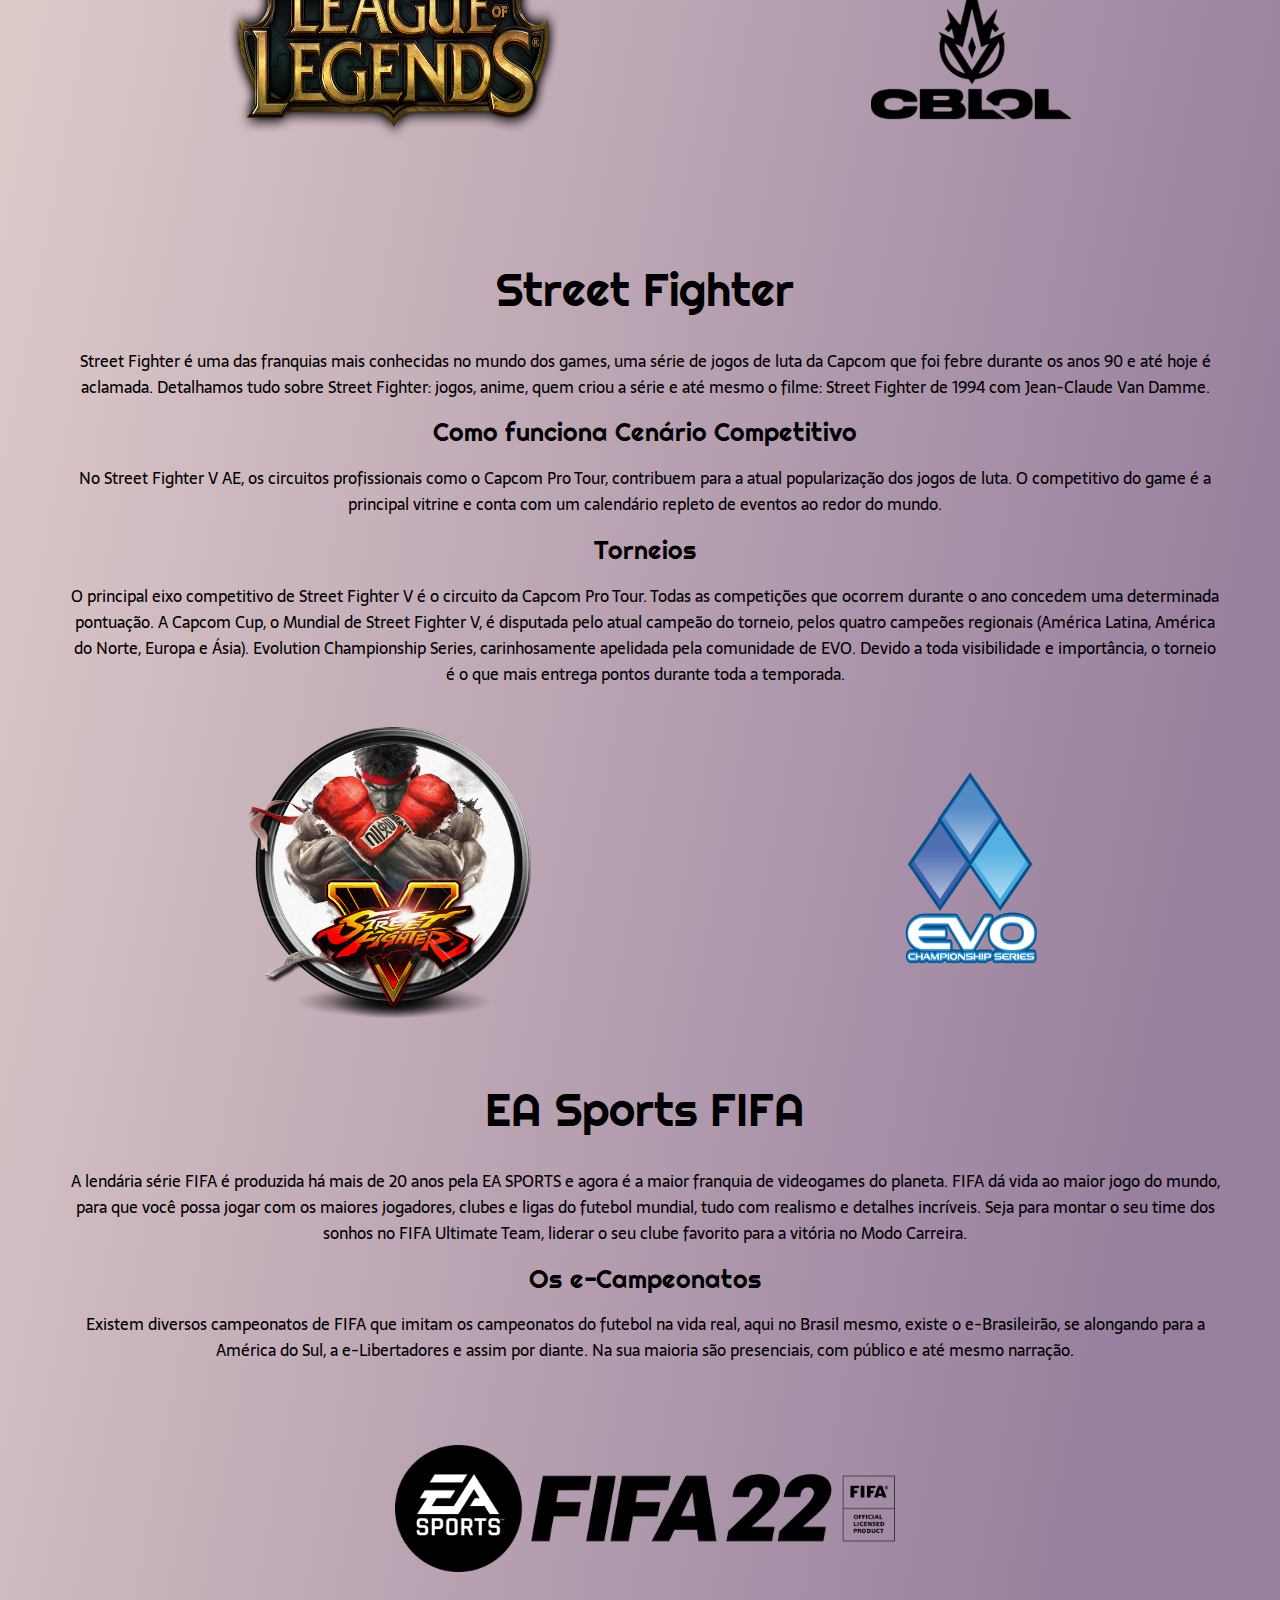
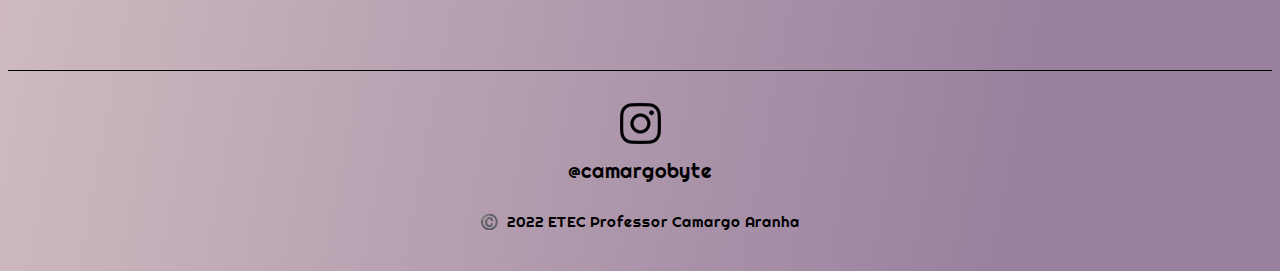
<file: page03/pagethree.html>
<!DOCTYPE html>
<html lang="pt-br">
  <head>
    <meta charset="UTF-8">
    <meta name="viewport" content="width=device-width, initial-scale=1.0">
    <meta name="description" content="Site para matérias de DD e PW I">
    <title>Projeto Siles - Jogos</title> 
    <link rel="shortcut icon" href="./favicongame.png">
    <link rel="stylesheet" href="./Estilo/stylethree.css">
  </head>
  <body>
    <header id="header">
      <a href="../index.html">
        <img class="logoheader" src="Estilo/Imagens/LogoEtec.png">
      </a>
      <nav id="nav">
        <ul id="menu">
          <li>
            <a href="../index.html">Home</a>
          </li>
          <li>
            <a href="../page02/pagetwo.html">Sobre</a>
          </li>
          <li>
            <a href="./pagethree.html">Jogos</a>
          </li>
          <li>
            <a href="../page04/pagefour.html">ODS</a>
          </li>
        </ul>
      </nav>
    </header>
    <main class="content">
      <section class="content-main">
        <div class="content-main-write">
            <div>
                <h1 class="content-main-write-title">Counter Strike: Global Offensive</h1>
                <p class="content-p">Counter-Strike (também abreviado por CS) é um popular jogo eletrônico de tiro em primeira pessoa. Inicialmente criado como um "mod" de Half-Life para jogos online, foi desenvolvido por Minh Le e Jess Cliffe e depois adquirido pela Valve Corporation. Foi lançado em 1999, porém em 2000 ele começou a ser comercializado oficialmente, e posteriormente foram feitas versões para Xbox, Mac OS X e Linux. Atualmente o game é jogado na versão Counter-Strike: Global Offensive.</p>
                <h1 class="content-main-write-subtitle">Como são as partidas?</h1>
                <p class="content-p">A ação de Counter-Strike se desenvolve em rodadas em uma duração definida pelo criador do server, nas quais a equipe terrorista (ou TR) enfrenta a equipe contraterrorista (ou CT). A equipe vencedora é aquela que atende a todos os seus objetivos de vitória, de situação ou a eliminação de todos os jogadores do outro time. Se não houver nenhuma vitória direta de uma das duas equipes no final da rodada, a equipe que não fizer os seus objetivos perde por eliminação.</p>
                <h1 class="content-main-write-subtitle">Campeonatos</h1>
                <p class="content-p">A Valve, desenvolvedora do CS:GO, atualmente participa da organização de apenas dois torneios por ano. São os chamados "Majors", considerados os campeonatos mundiais da modalidade e que também costumam possuir as maiores premiações da temporada, na casa do US$ 1 milhão (R$ 3,7 milhões) cada.</p>
            </div>
            <div class="div1">
                <img
                    class="content-img5"
                    src="./Estilo/Imagens/CSGO.png"
                    alt="CSGO">
                <img 
                    class="content-img6"
                    src="./Estilo/Imagens/MAJOR.png" 
                    alt="Major 22">
            </div>
            <div>
                <h1 class="content-main-write-title">League of Legends: CBLoL</h1>
                <p class="content-p">CBLoL é a sigla para Campeonato Brasileiro de League of Legends.  A competição integra as melhores equipes do Brasil que concorrem a uma vaga pelo título mundial.</p>
                <p class="content-p">A Primeira edição do campeonato foi realizada em 2012, mesmo ano em que League of Legends foi lançado oficialmente no Brasil, durante a feira de games Brasil Game Show (BGS). Entre 2012 e 2014 o CBLoL era feito por classificatórias, seguido por finais no modo mata-mata, a partir de 2015 a competição adotou o formato atual, em duas etapas (ou splits) em que oito equipes se enfrentam. Esses splits são divididos entre os dois semestres do ano. Todas as equipes se enfrentam duas vezes em 21 rodadas, no sistema melhor de um . Os quatro primeiros colocados avançam para a fase eliminatória, a partir desta etapa as partidas passam a ser disputadas no formato melhor de cinco . O lanterna do CBLoL cai automaticamente para a segunda divisão.</p>
                <h1 class="content-main-write-subtitle">Como São As Partidas de League Of Legends</h1>
                <p class="content-p">As partidas de League of Legends costuma durar cerca de 40 a 50 minutos. O League of Legends tem como objetivo destruir a base inimiga. As equipes são formadas por campeões diferentes, que precisam avançar, conquistando o mapa do game, derrubando as torres inimigas, acumular ouro e conquistar o barão, que dá poderes especiais a quem o domina.</p>
                <h1 class="content-main-write-subtitle">Onde acontecem as partidas de CBLoL</h1>
                <p class="content-p">As partidas do CBLoL são disputadas sempre aos sábados e domingos, além do SportTV, você pode conferir as transmissões pelos canais oficiais da Riot Games, no Youtube e Twitch. Também é possível acompanhar a final do CBLoL presencialmente.</p>
            </div>
            <div class="div1">
                <img
                    class="content-img1"
                    src="./Estilo/Imagens/LOL.png"
                    alt="LoL">
                <img 
                    class="content-img2"
                    src="./Estilo/Imagens/CBLOL.png" 
                    alt="CBLoL">
            </div>
            <div>
                <h1 class="content-main-write-title">Street Fighter</h1>
                <p class="content-p">Street Fighter é uma das franquias mais conhecidas no mundo dos games, uma série de jogos de luta da Capcom que foi febre durante os anos 90 e até hoje é aclamada. Detalhamos tudo sobre Street Fighter: jogos, anime, quem criou a série e até mesmo o filme: Street Fighter de 1994 com Jean-Claude Van Damme.</p>
                <h1 class="content-main-write-subtitle">Como funciona Cenário Competitivo</h1>
                <p class="content-p">No Street Fighter V AE, os circuitos profissionais como o Capcom Pro Tour, contribuem para a atual popularização dos jogos de luta. O competitivo do game é a principal vitrine e conta com um calendário repleto de eventos ao redor do mundo.</p>
                <h1 class="content-main-write-subtitle">Torneios</h1>
                <p class="content-p">O principal eixo competitivo de Street Fighter V é o circuito da Capcom Pro Tour. Todas as competições que ocorrem durante o ano concedem uma determinada pontuação. A Capcom Cup, o Mundial de Street Fighter V, é disputada pelo atual campeão do torneio, pelos quatro campeões regionais (América Latina, América do Norte, Europa e Ásia). Evolution Championship Series, carinhosamente apelidada pela comunidade de EVO. Devido a toda visibilidade e importância, o torneio é o que mais entrega pontos durante toda a temporada.</p>
            </div>
            <div class="div1">
                <img
                    class="content-img3"
                    src="./Estilo/Imagens/StreetFighter.png"
                    alt="Street V">
                <img 
                    class="content-img4"
                    src="./Estilo/Imagens/EVO.png" 
                    alt="Evo">
            </div>
            <div>
                <h1 class="content-main-write-title">EA Sports FIFA</h1>
                <p class="content-p">A lendária série FIFA é produzida há mais de 20 anos pela EA SPORTS e agora é a maior franquia de videogames do planeta. FIFA dá vida ao maior jogo do mundo, para que você possa jogar com os maiores jogadores, clubes e ligas do futebol mundial, tudo com realismo e detalhes incríveis. Seja para montar o seu time dos sonhos no FIFA Ultimate Team, liderar o seu clube favorito para a vitória no Modo Carreira.</p>
                <h1 class="content-main-write-subtitle">Os e-Campeonatos</h1>
                <p class="content-p">Existem diversos campeonatos de FIFA que imitam os campeonatos do futebol na vida real, aqui no Brasil mesmo, existe o e-Brasileirão, se alongando para a América do Sul, a e-Libertadores e assim por diante. Na sua maioria são presenciais, com público e até mesmo narração.</p>
            </div>
            <div class="div1">
                <img
                    class="content-img7"
                    src="./Estilo/Imagens/FIFA.png"
                    alt="Fifa 22">
            </div>
        </div>
      </section>
    </main>
    <footer class="footer">
      <a href="https://www.instagram.com/camargobyte/" target="_blank">
        <img
            class="footer-img"     
            src="./Estilo/Imagens/instagram.png"
            alt="Insta">
      </a>
      <p>
        @camargobyte
      </p>
      <br>
      <p 
        class="p1"
        class="copyright">©️&nbsp;&nbsp;2022&nbsp;ETEC Professor Camargo Aranha
      </p>
    </footer>
  </body>
  </html>
</file>
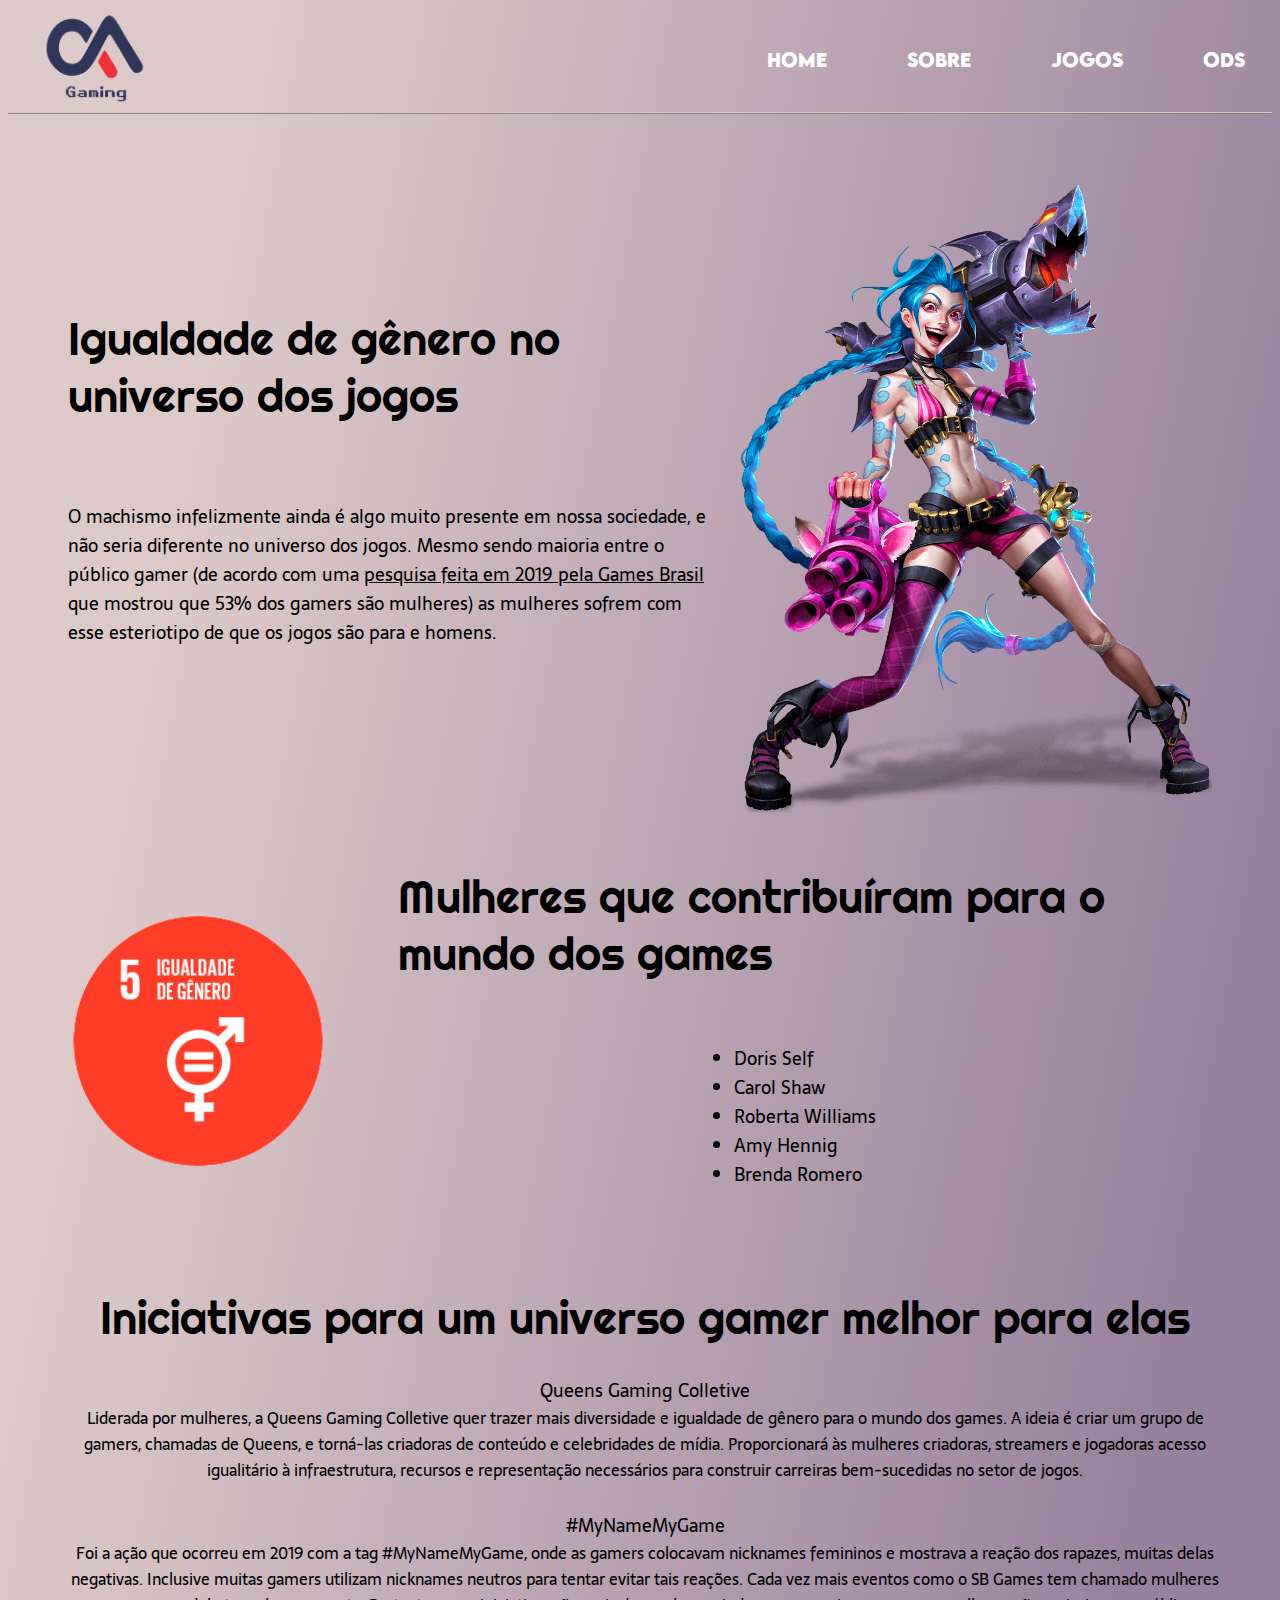
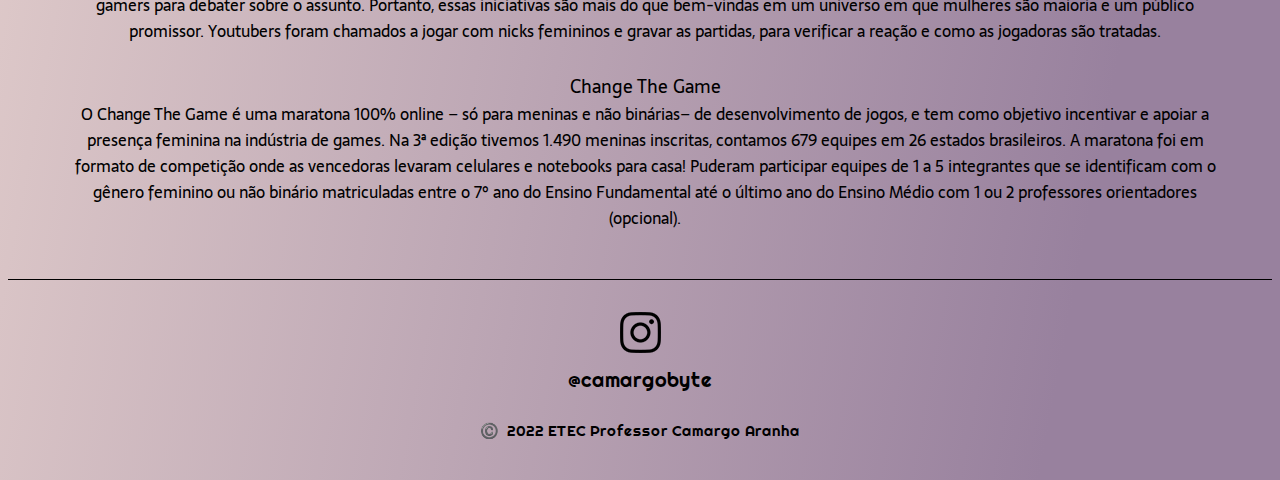
<file: page04/pagefour.html>
<!DOCTYPE html>
<html lang="pt-br">
  <head>
    <meta charset="UTF-8">
    <meta name="viewport" content="width=device-width, initial-scale=1.0">
    <meta name="description" content="Site para matérias de DD e PW I">
    <title>Projeto Siles - ODS</title> 
    <link rel="shortcut icon" href="./favicongame.png">
    <link rel="stylesheet" href="./Estilo/stylefour.css">
  </head>
  <body>
    <header id="header">
      <a href="../index.html">
        <img 
          class="logoheader" 
          src="Estilo/Imagens/LogoEtec.png">
      </a>
      <nav id="nav">
        <ul id="menu">
          <li>
            <a class="menu" href="../index.html">Home</a>
          </li>
          <li>
            <a class="menu" href="../page02/pagetwo.html">Sobre</a>
          </li>
          <li>
            <a class="menu" href="../page03/pagethree.html">Jogos</a>
          </li>
          <li>
            <a class="menu" href="./pagefour.html">ODS</a>
          </li>
        </ul>
      </nav>
    </header>
    <main class="content">
      <section class="content-main">
        <div class="content-main-write">
          <h1 class="content-main-write-title">Igualdade de gênero no universo dos jogos</h1>
          <h2 class="content-main-write-subtitle">O machismo infelizmente ainda é algo muito presente em nossa sociedade, e não seria diferente no universo dos jogos. Mesmo sendo maioria entre o público gamer (de acordo com uma <a class="content-link" href="https://canaltech.com.br/games/53-do-publico-gamer-no-brasil-sao-mulheres-diz-pesquisa-143107/" target="_blank">pesquisa feita em 2019 pela Games Brasil</a> que mostrou que 53% dos gamers são mulheres) as mulheres sofrem com esse esteriotipo de que os jogos são para e homens.</h2>
        </div>
        <div class="div2">
          <img
            class="imagem1"
            src="./Estilo/Imagens/lol.png"
            alt="lol 1">
        </div>
      </section>
      <section class="content-main2">
        <div class="content-main-write2">
          <h1 class="content-main-write-title2">Mulheres que contribuíram para o mundo dos games</h1>
          <ul class="mulheres">
            <li>
              <a class="content-link2" href="https://stringfixer.com/pt/Doris_Self" target="_blank">Doris Self</a>
            </li>
            <li>
              <a class="content-link2" href="https://canaltech.com.br/internet/mulheres-historicas-carol-shaw-a-primeira-desenvolvedora-de-jogos-eletronicos-75877/" target="_blank">Carol Shaw</a>
            </li>
            <li>
              <a class="content-link2" href="https://www.wikifox.org/pt/wiki/Roberta_Williams" target="_blank">Roberta Williams</a>
            </li>
            <li>
              <a class="content-link2" href="https://www.b9.com.br/152909/criadora-de-uncharted-amy-hennig-desenvolve-jogo-da-marvel/" target="_blank">Amy Hennig</a>
            </li>
            <li>
              <a class="content-link2" href="https://pt.wikipedia.org/wiki/Brenda_Romero" target="_blank">Brenda Romero</a>
            </li>
        </div>
        <div class="div3">
          <img
            class="imagem2"
            src="./Estilo/Imagens/ODS5.png"
            alt="lol 1">
        </div>
      </section>
      <section class="content-main3">
        <div class="content-main-write3">
          <div>
            <h1 class="content-main-write-title3">Iniciativas para um universo gamer melhor para elas</h1>
            <p class="content-p"><a class="content-link2" href="https://queens.gg/" target="_blank"><strong>Queens Gaming Colletive</strong></a>Liderada por mulheres, a Queens Gaming Colletive quer trazer mais diversidade e igualdade de gênero para o mundo dos games.  A ideia é criar um grupo de gamers, chamadas de Queens, e torná-las criadoras de conteúdo e celebridades de mídia. Proporcionará às mulheres criadoras, streamers e jogadoras acesso igualitário à infraestrutura, recursos e representação necessários para construir carreiras bem-sucedidas no setor de jogos.</p>
            <br>
            <p class="content-p"><a class="content-link2" href="http://www.mygamemyname.com/" target="_blank"><strong>#MyNameMyGame</strong></a>Foi a ação que ocorreu em 2019 com a tag #MyNameMyGame, onde as gamers colocavam nicknames femininos e mostrava a reação dos rapazes, muitas delas negativas. Inclusive muitas gamers utilizam nicknames neutros para tentar evitar tais reações. Cada vez mais eventos como o SB Games tem chamado mulheres gamers para debater sobre o assunto. Portanto, essas iniciativas são mais do que bem-vindas em um universo em que mulheres são maioria e um público promissor. Youtubers foram chamados a jogar com nicks femininos e gravar as partidas, para verificar a reação e como as jogadoras são tratadas.</p>
            <br>
            <p class="content-p"><a class="content-link2" href="https://changethegame.ideiasdefuturo.com/" target="_blank"><strong>Change The Game</strong></a>O Change The Game é uma maratona 100% online – só para meninas e não binárias– de desenvolvimento de jogos, e tem como objetivo incentivar e apoiar a presença feminina na indústria de games. Na 3ª edição tivemos 1.490 meninas inscritas, contamos 679 equipes em 26 estados brasileiros. A maratona foi em formato de competição onde as vencedoras levaram celulares e notebooks para casa! Puderam participar equipes de 1 a 5 integrantes que se identificam com o gênero feminino ou não binário matriculadas entre o 7° ano do Ensino Fundamental até o último ano do Ensino Médio com 1 ou 2 professores orientadores (opcional).</p>
          </div>   
        </div>
      </section>
    </main>
    <footer class="footer">
      <a href="https://www.instagram.com/camargobyte/" target="_blank">
        <img
          class="footer-img"     
          src="./Estilo/Imagens/instagram.png"
          alt="Insta">
      </a>
      <p>
        @camargobyte
      </p>
      <br>
      <p 
        class="p1"
        class="copyright">©️&nbsp;&nbsp;2022&nbsp;ETEC Professor Camargo Aranha
      </p>
    </footer>
  </body>
  </html>
</file>
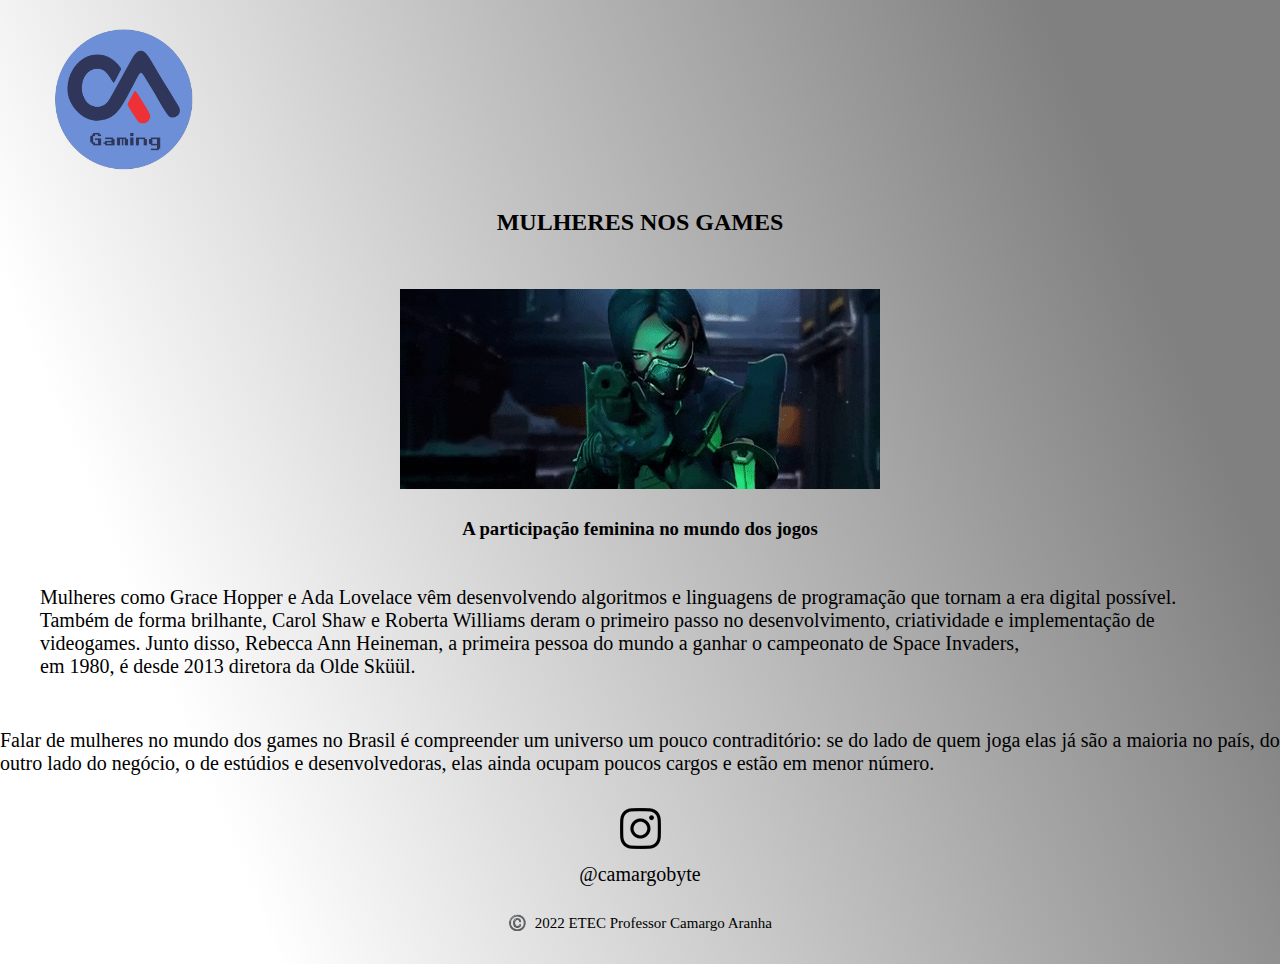
<file: texto- meninas/meninas.html>
<!DOCTYPE html>
<html lang="pt-br">

<head>
  <meta charset="UTF-8">
  <meta http-equiv="X-UA-Compatible" content="IE=edge">
  
  <meta name="description" content="Site para matérias de DD e PW I">
  <meta name="viewport" content="width=device-width, initial-scale=1.0">

  <link rel="stylesheet" href="css/style.css">

  <link rel="shortcut icon" href="favicongame.png">
  <title>Tecnologia Gamer</title>
</head>

<body>

  <header class="header"> <!--Cabeçalho-->
    
    <img 
      class="header-img"
      src="img/LogoEtec.png"  
      alt="Logo ETEC"> <!--Logo-->
  </header>
  
  <h2>MULHERES NOS GAMES</h2>


    <br>
  
    <figure class="gif">
      <img src="./valorant.gif">
    </figure>
  
  <h3>A participação feminina no mundo dos jogos</h3>
    
    <section>
        <pre class="p-g"> <br> 
        Mulheres como Grace Hopper e Ada Lovelace vêm desenvolvendo algoritmos e linguagens de programação que tornam a era digital possível. 
        Também de forma brilhante, Carol Shaw e Roberta Williams deram o primeiro passo no desenvolvimento, criatividade e implementação de 
        videogames. Junto disso, Rebecca Ann Heineman, a primeira pessoa do mundo a ganhar o campeonato de Space Invaders, 
        em 1980, é desde 2013 diretora da Olde Sküül.
        </pre>
    </section>
      
      <br>

        <p class="text">
        Falar de mulheres no mundo dos games no Brasil é compreender um universo um pouco contraditório: 
          se do lado de quem joga elas já são a maioria no país, do outro lado do negócio, o de estúdios e desenvolvedoras, 
          elas ainda ocupam poucos cargos e estão em menor número.
        </p>

    <footer class="footer">
      <a 
        href="https://www.instagram.com/camargobyte/"
        target="_blank">
      <img
          class="footer-img"     
          src="img/instagram.png"
          alt="Insta">
      </a>
      <p>
        @camargobyte
      </p>
      <br>
      <p 
        class="p1"
        class="copyright">©️&nbsp;&nbsp;2022&nbsp;ETEC Professor Camargo Aranha
      </p>
    </footer>

  </body>

</html>
</file>
<file: Estilo/style.css>
@import url('https://fonts.googleapis.com/css2?family=Righteous&family=Sarala:wght@400;700&display=swap');

body {
  background-image: linear-gradient(100.70deg, rgb(222, 201, 201) 16.62%, #98819e 85.61%);
}

@font-face {
  font-family: Lemon;
  src: url("LEMONMILK-Bold.otf") format('opentype');
}

#header {
  display: flex;
  border-bottom: 0.5px solid rgb(222, 201, 201);
  align-items: center;
  height: 50px;
  padding: 1.7rem;
  justify-content: space-between;
  font-size: 1.4vw;
}

#menu {
  display: flex;
  list-style: none;
  gap: 5rem;
}

ul {
  margin: 0;
  padding: 0;
}

a {
  color: rgb(255, 255, 255);
  text-decoration: none;
  font-family: Lemon;
  src: url("LEMONMILK-Bold.otf") format('opentype');
}

.logoheader {
  width: 120px;
}

.content {
  margin-bottom: 48px;
  border-top: 0.2px solid gray;
}

.content-main {
  margin-top: 10px;
  display: flex;
  flex-direction: row;
  align-items: center;
}

.content-main-write {
  display: flex;
  flex-direction: column;
  gap: 32px;
  padding-left: 60px;
}

.content-main-write-title {
  font-family: 'Righteous', cursive;
  font-weight: 400;
  font-size: 45px;
  color: black;
}

.content-main-write-subtitle {
  font-family: 'Sarala', sans-serif;
  font-weight: 400;
  font-size: 18px;
  color: black;
}

.content-main-write-button {
  background-color: pink;
  width: 160px;
  height: 50px;
  border: none;
  box-shadow: 4px 5px 4px rgb(231, 172, 182);
  border-radius: 20px;
  font-family: 'Sarala', sans-serif;
  font-weight: 400;
  font-size: 18px;
  color: black;
}

.content-main-write-button:hover {
  cursor: pointer;
  background-color: rgb(233, 167, 178);
}

.div2 {
  margin-top: 60px;
}

.content-img {
  height: 100%;
  width: 75%;
}

.content-side {
  display: flex;
  flex-direction: column;
  align-items: center;
  gap: 24px;
  margin-top: 10px;
}

.content-side-title {
  border-top: 0.2px solid black;
  padding-top: 48px;
  font-family: 'Righteous', cursive;
  font-weight: 400;
  font-size: 24px;
  color:black;
  margin-bottom: 16px;
}

.content-side-item {
  font-family: 'Sarala', sans-serif;
  font-weight: 300;
  font-size: 18px;
  color: black;
}

.footer {
  padding: 32px;
  border-top: 0.2px solid black;
  display: flex;
  flex-direction: column;
  align-items: center;
}

p {
  font-family: 'Righteous', cursive;
  font-weight: 400;
  font-size: 20px;
  margin-top: 10px;
  margin-bottom: 0px;
  display: flex;
  flex-direction: column;
  align-items: center;
}

.p1 {
  font-size: 15px;
}

.footer-img {
  margin: 0 auto;
}
</file>
<file: eSports/estilo/style.css>

</file>
<file: page02/Estilo/styletwo.css>
@import url('https://fonts.googleapis.com/css2?family=Righteous&family=Sarala:wght@400;700&display=swap');

body {
  background-image: linear-gradient(100.70deg, rgb(222, 201, 201) 16.62%, #98819e 85.61%);
}

@font-face {
  font-family: Lemon;
  src: url("LEMONMILK-Bold.otf") format('opentype');
}

#header {
  display: flex;
  border-bottom: 0.5px solid rgb(222, 201, 201);
  align-items: center;
  height: 50px;
  padding: 1.7rem;
  justify-content: space-between;
  font-size: 1.4vw;
}

#menu {
  display: flex;
  list-style: none;
  gap: 5rem;
}

ul {
  margin: 0;
  padding: 0;
}

a {
  color: rgb(255, 255, 255);
  text-decoration: none;
  font-family: Lemon;
  src: url("LEMONMILK-Bold.otf") format('opentype');
}

.logoheader {
  max-width: 120px;
}

.content {
  margin-bottom: 48px;
  border-top: 0.2px solid gray;
}

.content-main {
  margin-top: 30px;
  margin-right: 50px;
  display: flex;
  flex-direction: row;
  align-items: center;
}

.content-main-write {
  display: flex;
  flex-direction: column;
  gap: 32px;
  padding-left: 60px;
}

.content-main-write-title {
  font-family: 'Righteous', cursive;
  font-weight: 400;
  font-size: 45px;
  color: black;
  text-align: center;
}

.content-main-write-subtitle {
  font-family: 'Righteous', cursive;
  font-weight: 400;
  font-size: 32px;
  color: black;
  text-align: center;
}

h2 {
  font-family: 'Sarala', sans-serif;
  font-weight: 400;
  font-size: 18px;
  color: black;
  text-align: center;
}

.content-p {
  font-family: 'Sarala', sans-serif;
  font-weight: 400;
  font-size: 16px;
  color: black;
  text-align: center;
}

.content-img1 {
  width: 600px;
  display: block;
  margin-left: auto;
  margin-right: auto;
}

.content-img2 {
  width: 600px;
  display: block;
  margin-top: 20px;
  margin-bottom: 20px;
  margin-left: auto;
  margin-right: auto;
}

.content-img3 {
  width: 500px;
  display: block;  
  margin-top: 20px;
  margin-bottom: 20px;
  margin-left: auto;
  margin-right: auto;
}

.footer {
  padding: 32px;
  border-top: 0.2px solid black;
  display: flex;
  flex-direction: column;
  align-items: center;
}

p {
font-family: 'Righteous', cursive;
font-weight: 400;
font-size: 20px;
margin-top: 10px;
margin-bottom: 0px;
display: flex;
flex-direction: column;
align-items: center;
}

.p1 {
font-size: 15px;
}

.footer-img {
margin: 0 auto;
}
</file>
<file: page03/Estilo/stylethree.css>
@import url('https://fonts.googleapis.com/css2?family=Righteous&family=Sarala:wght@400;700&display=swap');

body {
  background-image: linear-gradient(100.70deg, rgb(222, 201, 201) 16.62%, #98819e 85.61%);
}

@font-face {
  font-family: Lemon;
  src: url("LEMONMILK-Bold.otf") format('opentype');
}

#header {
  display: flex;
  border-bottom: 0.5px solid rgb(222, 201, 201);
  align-items: center;
  height: 50px;
  padding: 1.7rem;
  justify-content: space-between;
  font-size: 1.4vw;
}

#menu {
  display: flex;
  list-style: none;
  gap: 5rem;
}

ul {
  margin: 0;
  padding: 0;
}

a {
  color: rgb(255, 255, 255);
  text-decoration: none;
  font-family: Lemon;
  src: url("LEMONMILK-Bold.otf") format('opentype');
}

.logoheader {
  max-width: 120px;
}

.content {
  margin-bottom: 48px;
  border-top: 0.2px solid gray;
}

.content-main {
  margin-top: 30px;
  margin-right: 50px;
  display: flex;
  flex-direction: row;
  align-items: center;
}

.content-main-write {
  display: flex;
  flex-direction: column;
  gap: 32px;
  padding-left: 60px;
}

.content-main-write-title {
  font-family: 'Righteous', cursive;
  font-weight: 400;
  font-size: 45px;
  color: black;
  text-align: center;
}

.content-main-write-subtitle {
  font-family: 'Righteous', cursive;
  font-weight: 400;
  font-size: 25px;
  color: black;
  text-align: center;
}

.content-p {
  font-family: 'Sarala', sans-serif;
  font-weight: 400;
  font-size: 16px;
  color: black;
  text-align: center;
}

.div1 {
  display: flex;
  justify-content: center;
}

.content-img1 {
  width: 350px;
  display: block;
  margin-left: auto;
  margin-right: auto;
}

.content-img2 {
  width: 200px;
  display: block;
  margin-top: 50px;
  margin-bottom: 50px;
  margin-left: auto;
  margin-right: auto;
}

.content-img3 {
  width: 300px;
  display: block;
  margin-left: auto;
  margin-right: auto;
}

.content-img4 {
  width: 150px;
  display: block;
  margin-top: 50px;
  margin-bottom: 50px;
  margin-left: auto;
  margin-right: auto;
}

.content-img5 {
  width: 350px;
  display: block;
  margin-left: auto;
  margin-right: auto;
}

.content-img6 {
  width: 200px;
  display: block;
  margin-top: 50px;
  margin-bottom: 50px;
  margin-left: auto;
  margin-right: auto;
}

.content-img7 {
  max-width: 500px;
  display: block;
  margin-top: 50px;
  margin-bottom: 50px;
  margin-left: auto;
  margin-right: auto;
}

.footer {
  padding: 32px;
  border-top: 0.2px solid black;
  display: flex;
  flex-direction: column;
  align-items: center;
}

p {
font-family: 'Righteous', cursive;
font-weight: 400;
font-size: 20px;
margin-top: 10px;
margin-bottom: 0px;
display: flex;
flex-direction: column;
align-items: center;
}

.p1 {
font-size: 15px;
}

.footer-img {
margin: 0 auto;
}
</file>
<file: page04/Estilo/stylefour.css>
@import url('https://fonts.googleapis.com/css2?family=Righteous&family=Sarala:wght@400;700&display=swap');

body {
  background-image: linear-gradient(100.70deg, rgb(222, 201, 201) 16.62%, #98819e 85.61%);
}

@font-face {
  font-family: Lemon;
  src: url("LEMONMILK-Bold.otf") format('opentype');
}

#header {
  display: flex;
  border-bottom: 0.5px solid rgb(222, 201, 201);
  align-items: center;
  height: 50px;
  padding: 1.7rem;
  justify-content: space-between;
  font-size: 1.4vw;
}

#menu {
  display: flex;
  list-style: none;
  gap: 5rem;

}

ul {
  margin: 0;
  padding: 0;
}

.menu {
  color: rgb(255, 255, 255);
  text-decoration: none;
  font-family: Lemon;
  src: url("LEMONMILK-Bold.otf") format('opentype');
}

.logoheader {
  width: 120px;
}

.content {
  margin-bottom: 48px;
  border-top: 0.2px solid gray;
}

.content-main {
  margin-top: 10px;
  display: flex;
  flex-direction: row;
  align-items: center;
}

.content-main-write {
  display: flex;
  flex-direction: column;
  gap: 32px;
  padding-left: 60px;
}

.content-main-write-title {
  font-family: 'Righteous', cursive;
  font-weight: 400;
  font-size: 45px;
  color: black;
}

.content-main-write-subtitle {
  font-family: 'Sarala', sans-serif;
  font-weight: 400;
  font-size: 18px;
  color: black;
}

.content-link {
  font-family: 'Sarala', sans-serif;
  font-weight: 300;
  font-size: 18px;
  color: black;
}

.content-link2 {
  font-family: 'Sarala', sans-serif;
  font-weight: 300;
  font-size: 18px;
  color: black;
  text-decoration: none;
}

.div2 {
  margin-top: 60px;
  margin-right: 60px;
}

.imagem1 {
  width: 500px;
}

.content-main2 {
  margin-top: 20px;
  display: flex;
  flex-direction: row-reverse;
  align-items: center;
  justify-content: space-between;
}

.content-main-write2 {
  display: flex;
  flex-direction: column;
  gap: 32px;
  padding-left: 60px;
  align-items: center;
  margin-right: 60px;
}

.content-main-write-title2 {
  font-family: 'Righteous', cursive;
  font-weight: 400;
  font-size: 45px;
  color: black;
  justify-content: center;
}

.mulheres {  
  font-family: 'Sarala', sans-serif;
  font-weight: 400;
  font-size: 18px;
  color: black;
}

.div3 {
  margin-top: 60px;
}

.imagem2 {
  width: 280px;
  margin-left: 50px;
}

.content-main3 {
  margin-top: 70px;
  margin-right: 50px;
  display: flex;
  flex-direction: row;
  align-items: center;
}

.content-main-write3 {
  display: flex;
  flex-direction: column;
  gap: 32px;
  padding-left: 60px;
}

.content-main-write-title3 {
  font-family: 'Righteous', cursive;
  font-weight: 400;
  font-size: 45px;
  color: black;
  text-align: center;
}

h2 {
  font-family: 'Sarala', sans-serif;
  font-weight: 400;
  font-size: 18px;
  color: black;
}

.content-p {
  font-family: 'Sarala', sans-serif;
  font-weight: 400;
  font-size: 16px;
  color: black;
  text-align: center;
}

.footer {
  padding: 32px;
  border-top: 0.2px solid black;
  display: flex;
  flex-direction: column;
  align-items: center;
}

p {
  font-family: 'Righteous', cursive;
  font-weight: 400;
  font-size: 20px;
  margin-top: 10px;
  margin-bottom: 0px;
  display: flex;
  flex-direction: column;
  align-items: center;
}

.p1 {
  font-size: 15px;
}

.footer-img {
  margin: 0 auto;
}
</file>
<file: texto- meninas/css/style.css>
* {
  margin: 0;
  padding: 0;
  box-sizing: border-box;
  text-decoration: none;
}
body {
  font-size: 100%;
  background: linear-gradient(68.15deg, white 16.62%, gray 85.61%);
}
.header {
  align-items: center;
  padding: 24px;
}

.header-img {
  width: 170px;
  padding-top: 5px;
  padding-left: 30px;
}

h2{
  text-align: center;
  padding: 10px;
}

h3 {
  text-align: center;
}
.gif {
  text-align: center;
  padding: 25px;
}

.p-g {
  font-family: 'cursive';
  font-size: 20px;
}


.footer {
  padding: 32px;
  border-top: 0.2px solid rgba(255, 255, 255, 0);
  display: flex;
  flex-direction: column;
  align-items: center;
  ;
}

p {
font-family: 'Righteous', cursive;
font-weight: 400;
font-size: 20px;
margin-top: 10px;
display: flex;
flex-direction: column;
align-items: center;
}

.p1 {
font-size: 15px;
}

.footer-img {
margin: 0 auto;
}
</file>
